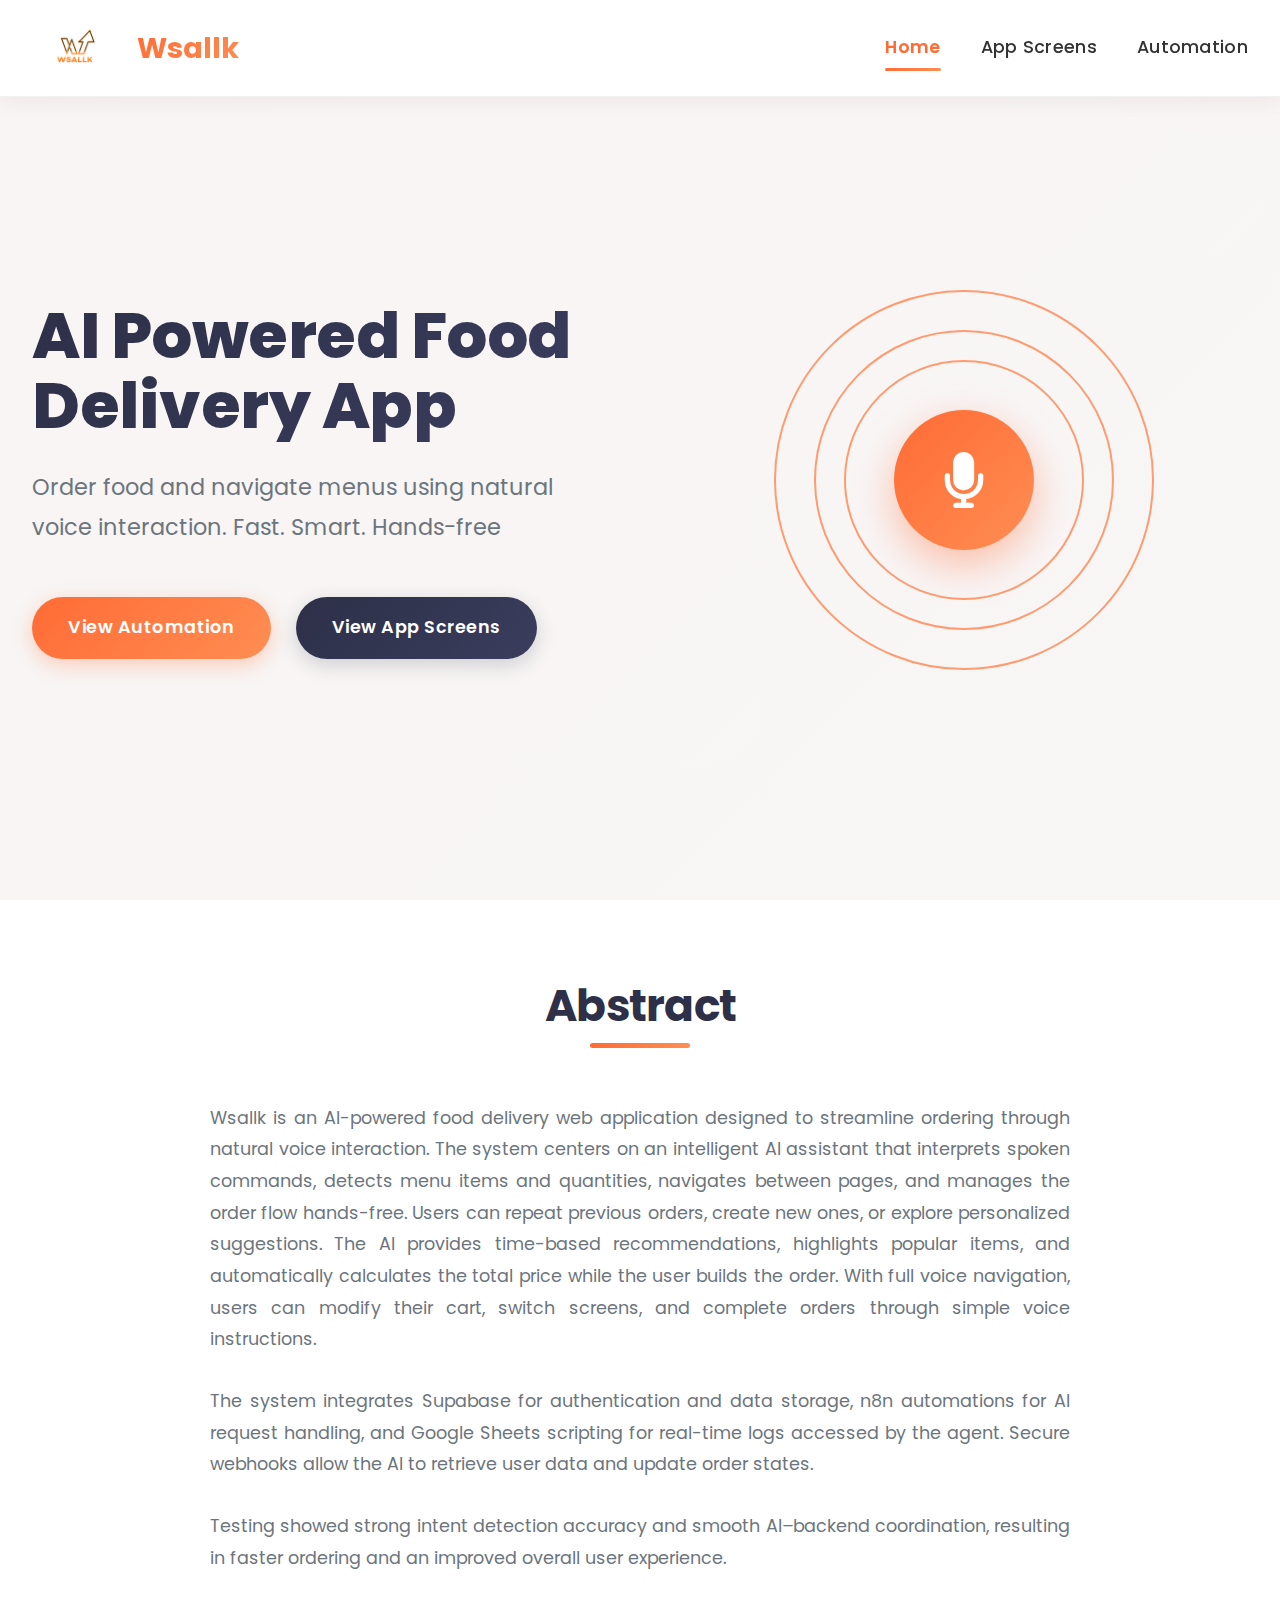
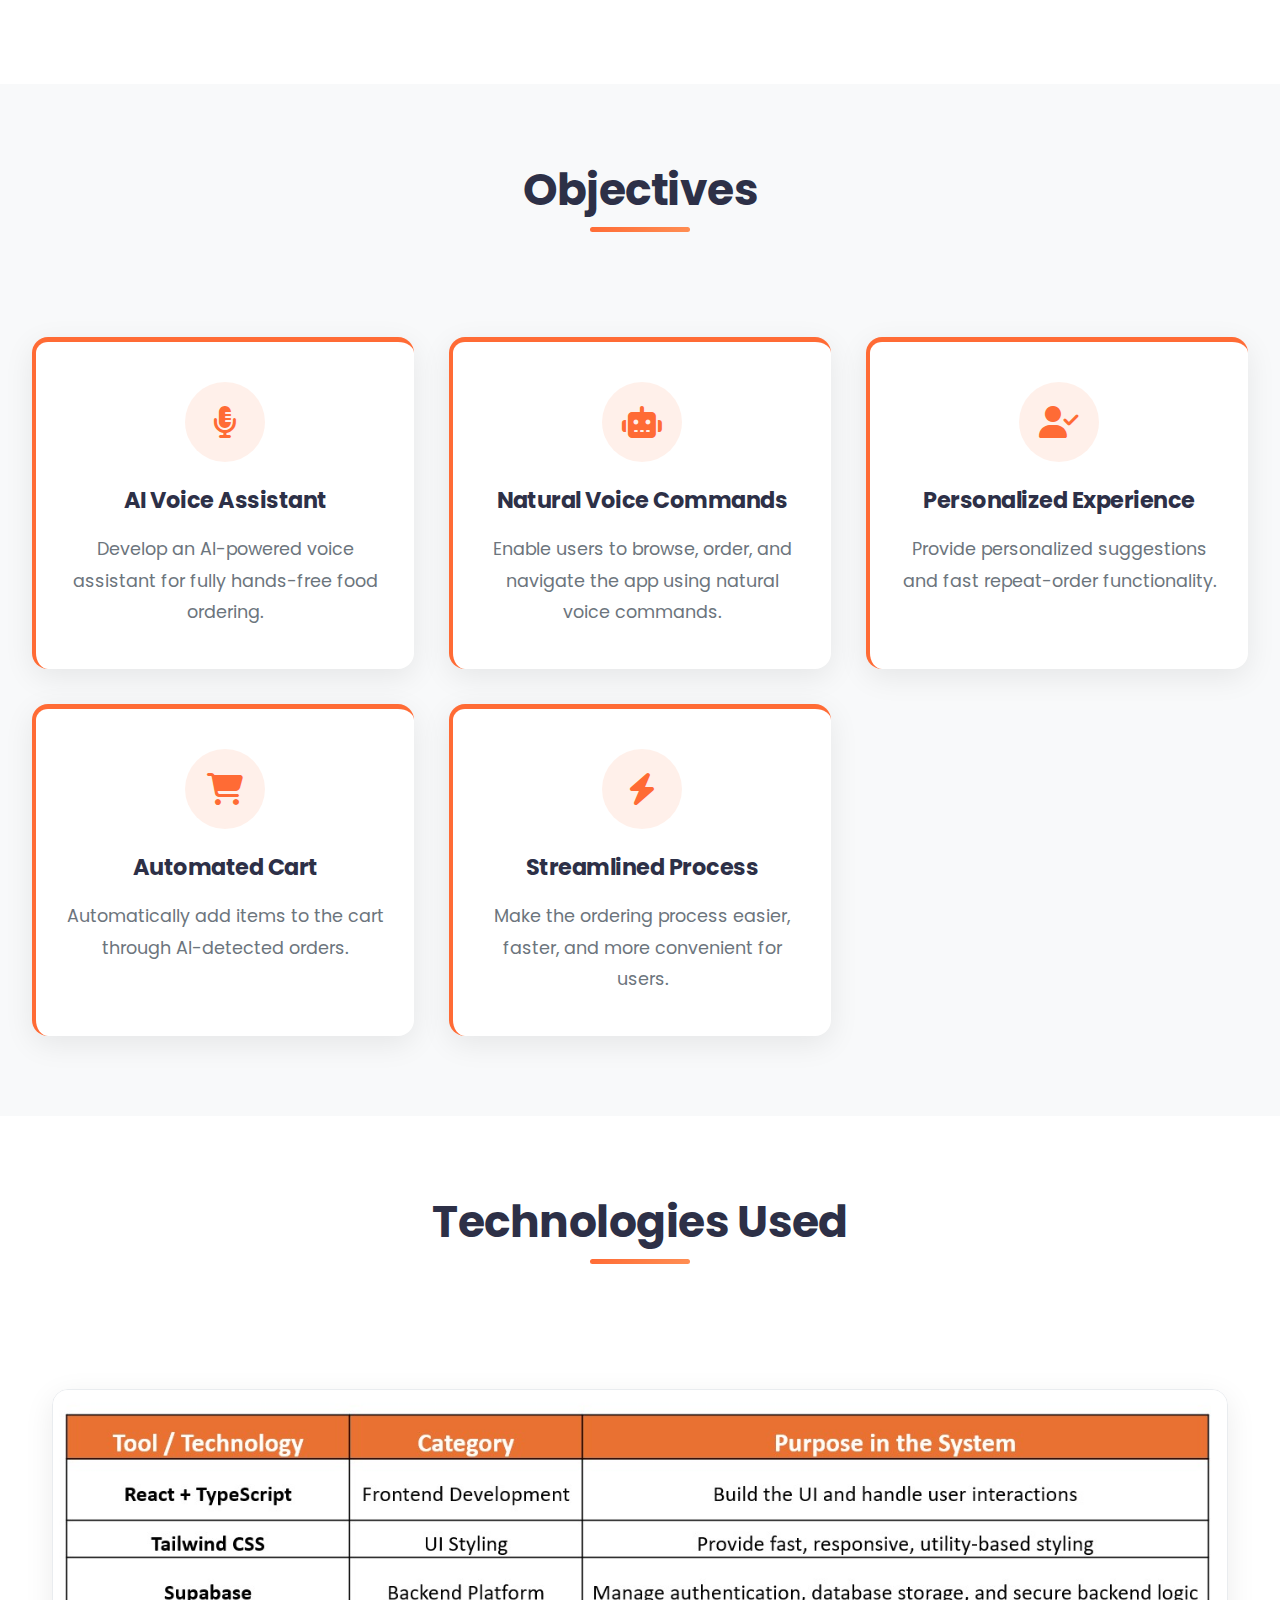
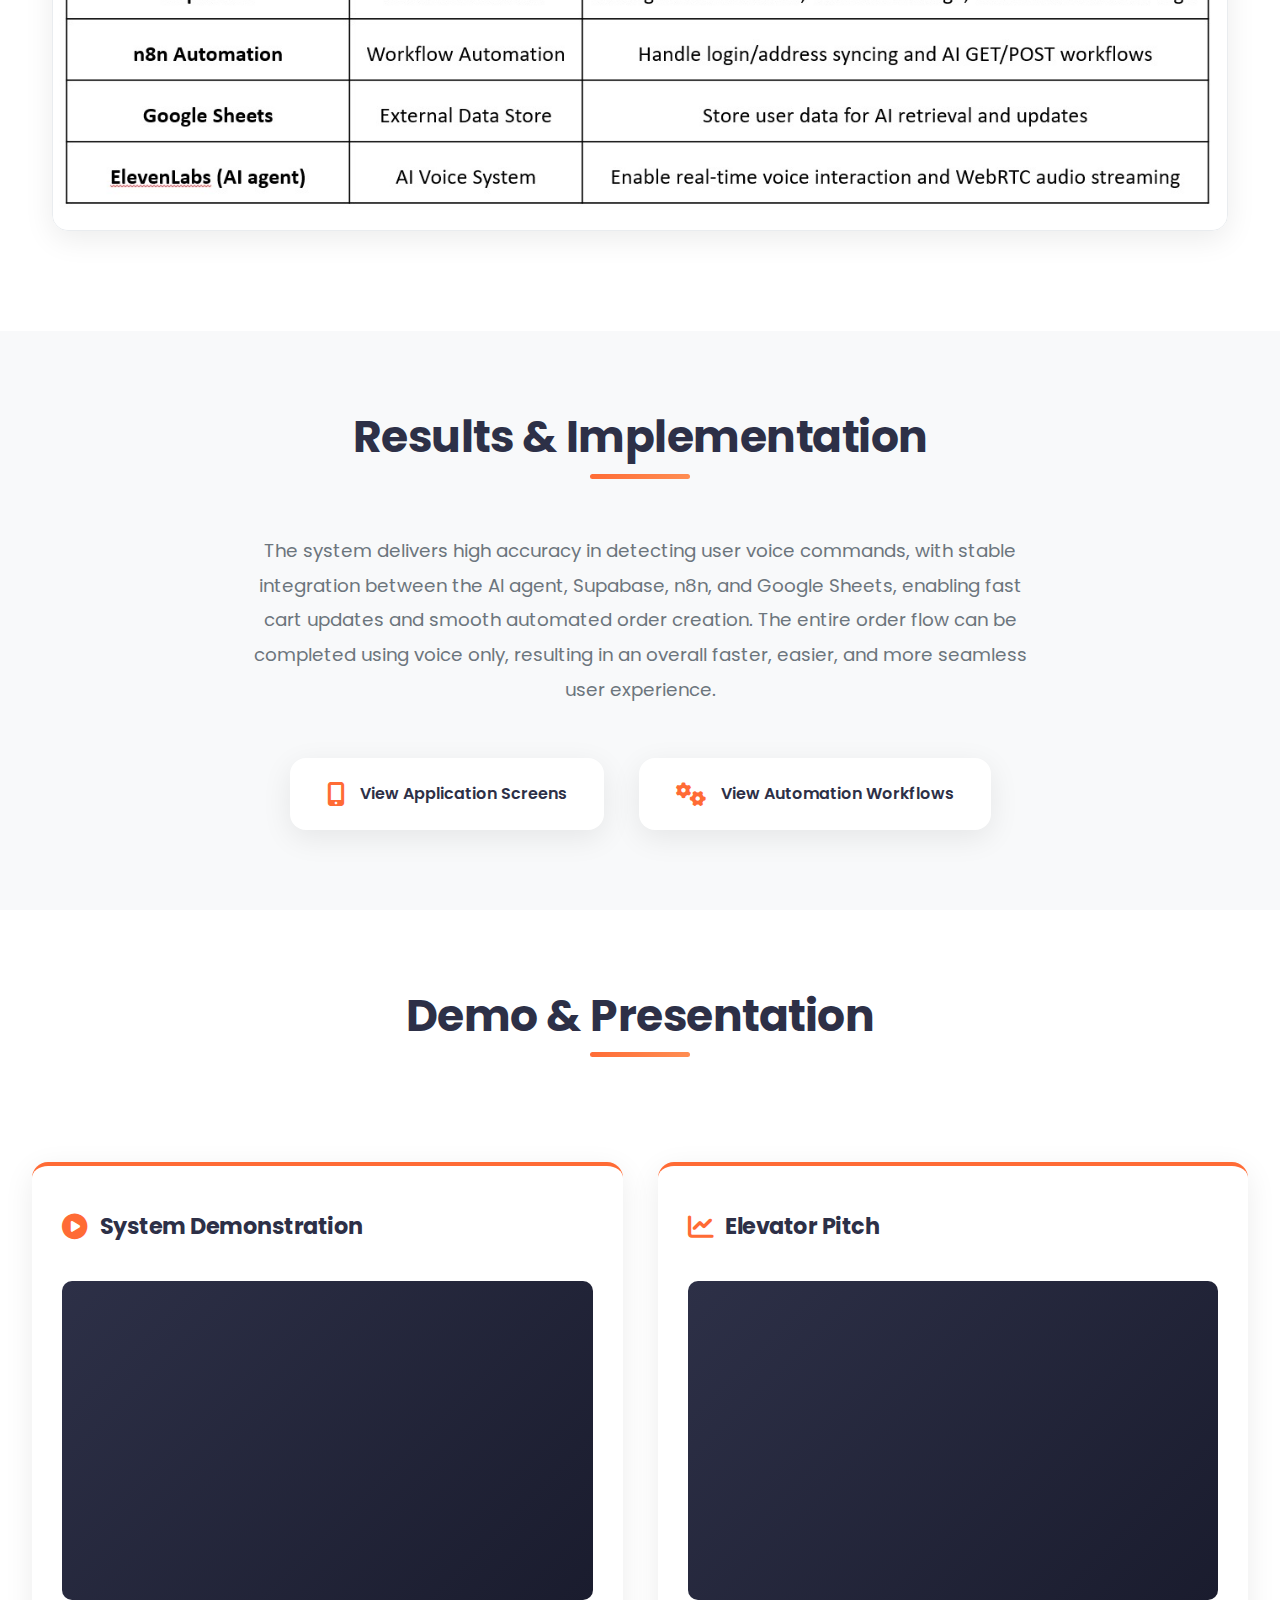
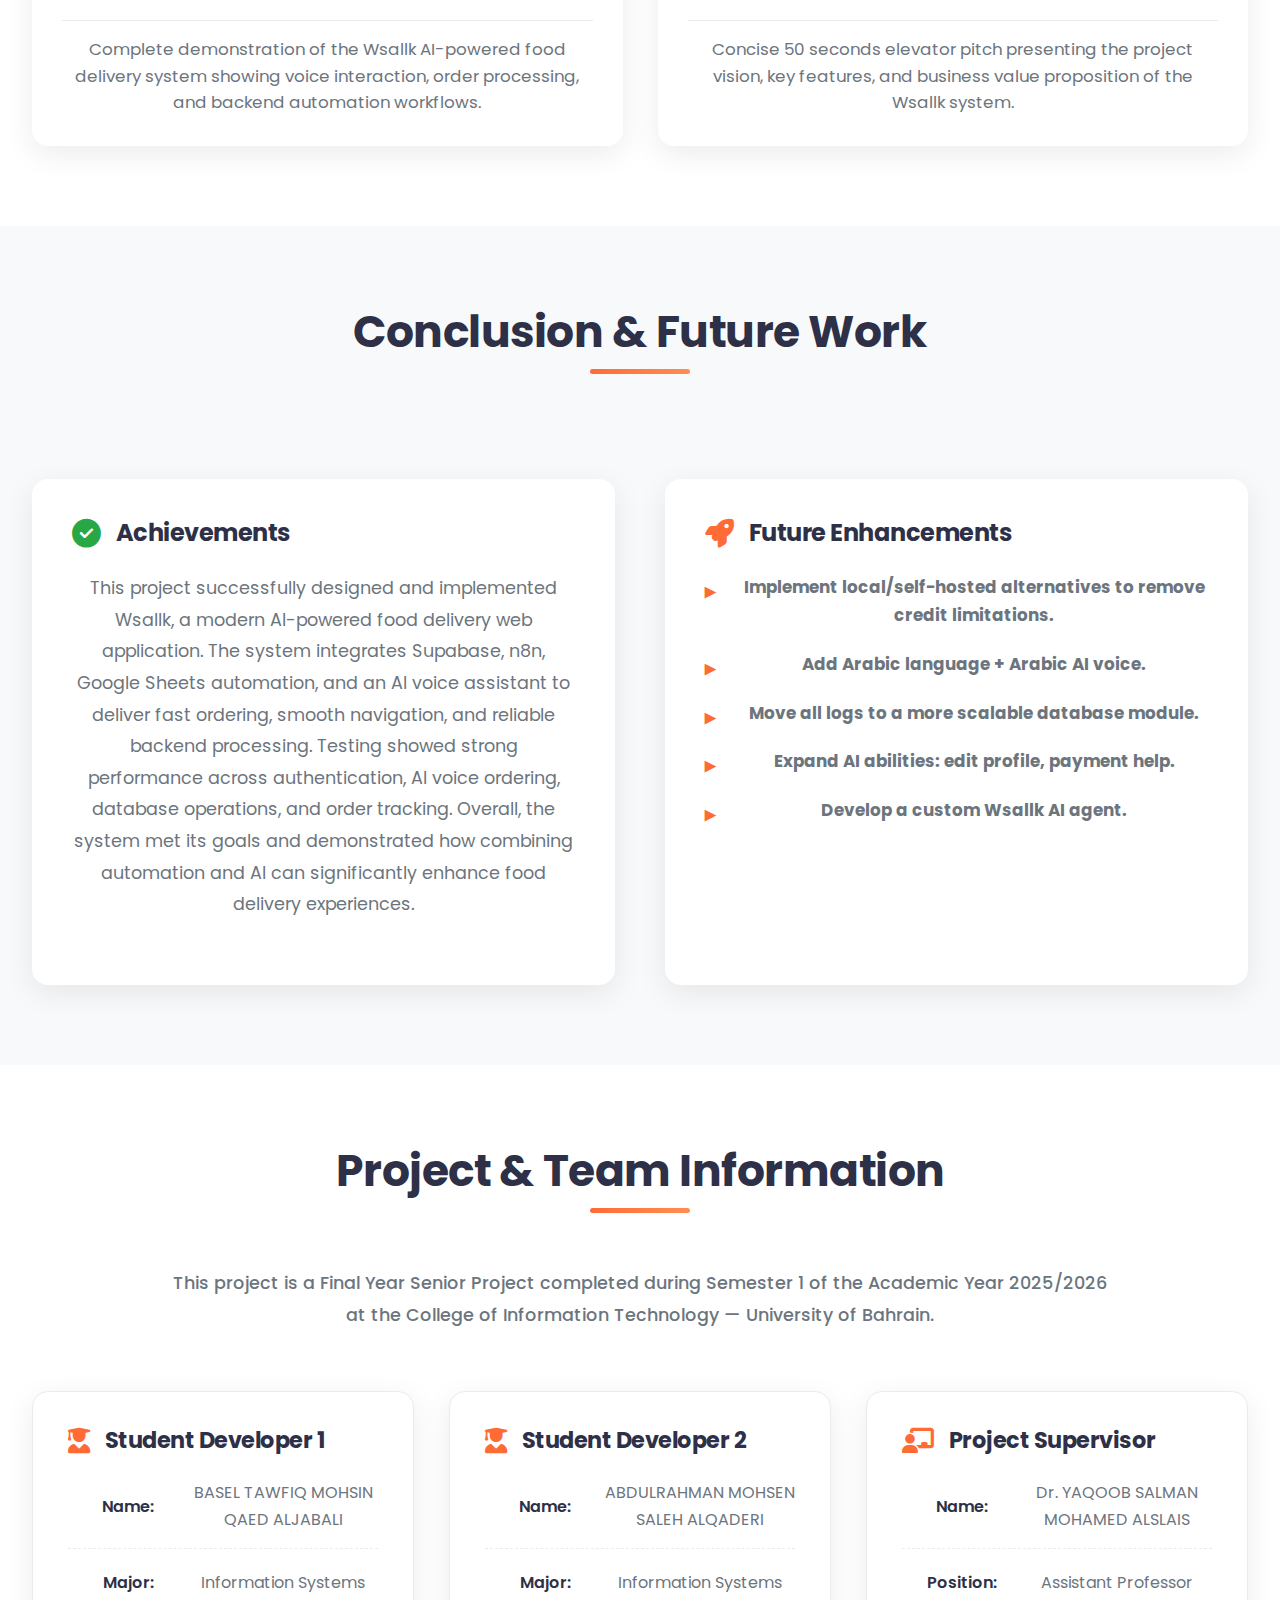
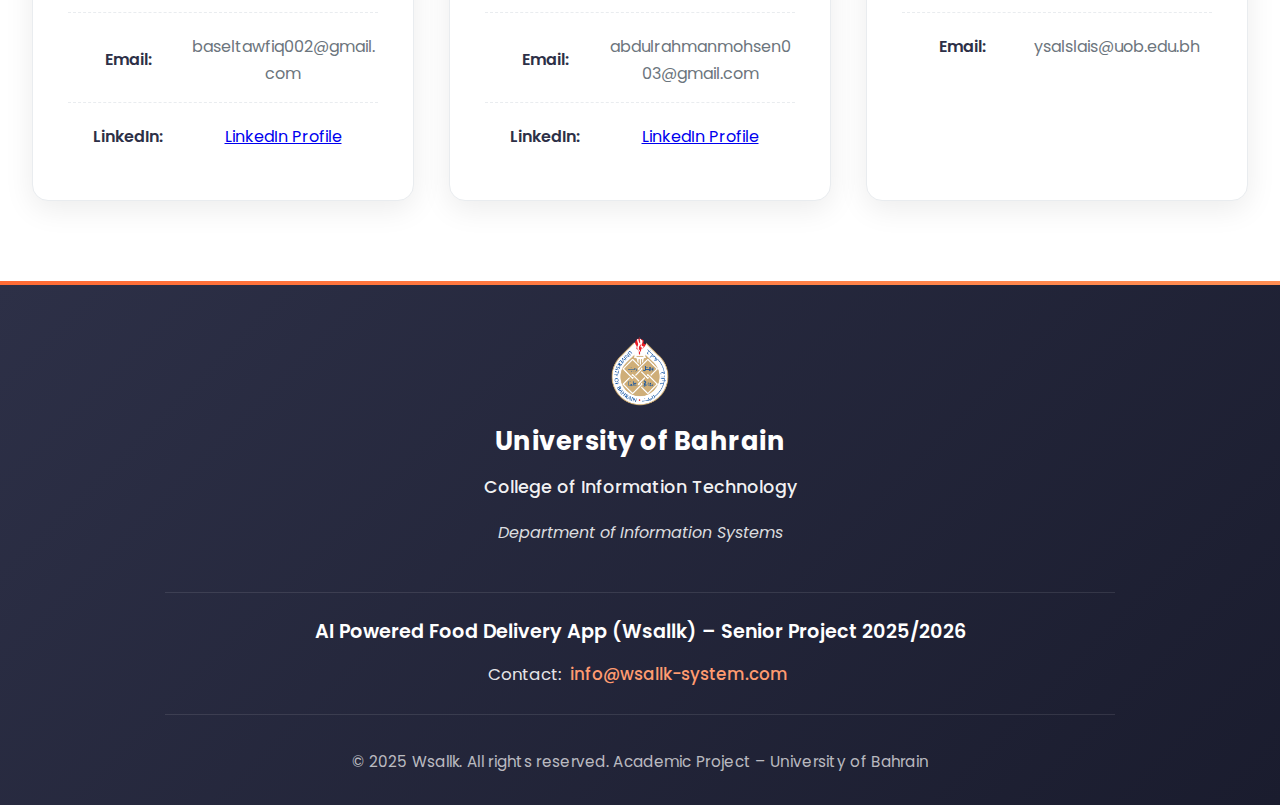
<file: index.html>
<!DOCTYPE html>
<html lang="en">
   
<head>
    <meta charset="UTF-8">
    <meta name="viewport" content="width=device-width, initial-scale=1.0">
    <title>Wsallk – AI Powered Food Delivery App</title>
    <link rel="stylesheet" href="style.css">
    <link rel="stylesheet" href="https://cdnjs.cloudflare.com/ajax/libs/font-awesome/6.4.0/css/all.min.css">
    <link href="https://fonts.googleapis.com/css2?family=Poppins:wght@300;400;500;600;700&display=swap" rel="stylesheet">
</head>

<body>
    

    <!-- Navigation -->
    <nav class="navbar">
        <div class="nav-container">
            <a href="index.html" class="logo">
                <img src="logo.png" alt="Wsallk Logo" class="logo-img">
                <span class="logo-text">Wsallk</span>
            </a>
            <div class="nav-links">
                <a href="index.html" class="nav-link active">Home</a>
                <a href="application.html" class="nav-link">App Screens</a>
                <a href="automation.html" class="nav-link">Automation</a>
               
            </div>
            <button class="mobile-menu-btn">
                <i class="fas fa-bars"></i>
            </button>
        </div>
    </nav>

    <!-- Hero Section -->
    <section class="hero">
        <div class="container">
            <div class="hero-content">
                <h1 class="hero-title">AI Powered Food Delivery App</h1>
                <p class="hero-subtitle">Order food and navigate menus using natural voice interaction. Fast. Smart. Hands-free</p>
                <div class="hero-buttons">
                    <a href="automation.html" class="btn btn-primary">View Automation</a>
                    <a href="application.html" class="btn btn-secondary">View App Screens</a>
                </div>
            </div>
            <div class="hero-image">
                <div class="voice-animation">
                    <div class="voice-circle voice-circle-1"></div>
                    <div class="voice-circle voice-circle-2"></div>
                    <div class="voice-circle voice-circle-3"></div>
                    <div class="voice-icon">
                        <i class="fas fa-microphone"></i>
                    </div>
                </div>
            </div>
        </div>
    </section>

    <!-- Abstract Section -->
    <section class="abstract-section">
        <div class="container">
            <h2 class="section-title">Abstract</h2>
            <div class="abstract-content">
                <p>Wsallk is an AI-powered food delivery web application designed to streamline ordering through natural voice interaction. The system centers on an intelligent AI assistant that interprets spoken commands, detects menu items and quantities, navigates between pages, and manages the order flow hands-free. Users can repeat previous orders, create new ones, or explore personalized suggestions. The AI provides time-based recommendations, highlights popular items, and automatically calculates the total price while the user builds the order. With full voice navigation, users can modify their cart, switch screens, and complete orders through simple voice instructions.</p>
                
                <p>The system integrates Supabase for authentication and data storage, n8n automations for AI request handling, and Google Sheets scripting for real-time logs accessed by the agent. Secure webhooks allow the AI to retrieve user data and update order states.</p>
                
                <p>
Testing showed strong intent detection accuracy and smooth AI–backend coordination, resulting in faster ordering and an improved overall user experience.
</p>
            </div>
        </div>
    </section>

  <!-- Objectives Section -->
<section class="objectives-section">
    <div class="container">
        <h2 class="section-title">Objectives</h2>
        <div class="objectives-grid">
            <div class="objective-card">
                <div class="objective-icon">
                    <i class="fas fa-microphone-alt"></i>
                </div>
                <h3>AI Voice Assistant</h3>
                <p>Develop an AI-powered voice assistant for fully hands-free food ordering.</p>
            </div>
            <div class="objective-card">
                <div class="objective-icon">
                    <i class="fas fa-robot"></i>
                </div>
                <h3>Natural Voice Commands</h3>
                <p>Enable users to browse, order, and navigate the app using natural voice commands.</p>
            </div>
            <div class="objective-card">
                <div class="objective-icon">
                    <i class="fas fa-user-check"></i>
                </div>
                <h3>Personalized Experience</h3>
                <p>Provide personalized suggestions and fast repeat-order functionality.</p>
            </div>
            <div class="objective-card">
                <div class="objective-icon">
                    <i class="fas fa-shopping-cart"></i>
                </div>
                <h3>Automated Cart</h3>
                <p>Automatically add items to the cart through AI-detected orders.</p>
            </div>
            <div class="objective-card">
                <div class="objective-icon">
                    <i class="fas fa-bolt"></i>
                </div>
                <h3>Streamlined Process</h3>
                <p>Make the ordering process easier, faster, and more convenient for users.</p>
            </div>
        </div>
    </div>
</section>

 
<!-- Technologies Section -->
<section class="technologies-section">
    <div class="container">
        <h2 class="section-title">Technologies Used</h2>
        
        <div class="tech-image-container">
            <img src="table.jpeg" 
                 alt="Technologies Used Table" 
                 class="centered-tech-image">
        </div>
    </div>
</section>

    <!-- Results Section (Short version - links to other pages) -->
    <section class="results-section">
        <div class="container">
            <h2 class="section-title">Results & Implementation</h2>
            <div class="results-summary">
                <p>The system delivers high accuracy in detecting user voice commands, with stable integration between the AI agent, Supabase, n8n, and Google Sheets, enabling fast cart updates and smooth automated order creation. The entire order flow can be completed using voice only, resulting in an overall faster, easier, and more seamless user experience.
</p>
                
                <div class="results-links">
                    <a href="application.html" class="result-link">
                        <i class="fas fa-mobile-alt"></i>
                        <span>View Application Screens</span>
                    </a>
                    <a href="automation.html" class="result-link">
                        <i class="fas fa-cogs"></i>
                        <span>View Automation Workflows</span>
                    </a>
                </div>
            </div>
        </div>
    </section>

       <!-- Demo Section - UPDATED WITH TWO VIDEOS SIDE BY SIDE -->
    <section id="demo" class="demo-section">
        <div class="container">
            <h2 class="section-title">Demo & Presentation</h2>
            <div class="demo-content">
                <!-- Video Container Row -->
                <div class="demo-videos-row">
                    <!-- Video 1: Demonstration -->
                    <div class="demo-video-card">
                        <h3><i class="fas fa-play-circle"></i> System Demonstration</h3>
                        <div class="video-wrapper">
                            <iframe 
                                src="https://drive.google.com/file/d/167aHQi7IZ_dO-Fw086g-AfaQ8fXB63kM/preview" 
                                width="100%" 
                                height="280" 
                                allow="autoplay"
                                allowfullscreen>
                            </iframe>
                        </div>
                        <p class="video-description">
                            Complete demonstration of the Wsallk AI-powered food delivery system showing voice interaction, 
                            order processing, and backend automation workflows.
                        </p>
                    </div>
                    
                    <!-- Video 2: Elevator Pitch -->
                    <div class="demo-video-card">
                        <h3><i class="fas fa-chart-line"></i> Elevator Pitch</h3>
                        <div class="video-wrapper">
                            <iframe 
                                src="https://drive.google.com/file/d/1Ltc10E0CQb-QhKsQz8cEnzVwzKOLnVLG/preview" 
                                width="100%" 
                                height="280" 
                                allow="autoplay"
                                allowfullscreen>
                            </iframe>
                        </div>
                        <p class="video-description">
                            Concise 50 seconds  elevator pitch presenting the project vision, key features, 
                            and business value proposition of the Wsallk system.
                        </p>
                    </div>
                </div>
            </div>
        </div>
    </section>

    <!-- Conclusion & Future Work -->
    <section class="conclusion-section">
        <div class="container">
            <h2 class="section-title">Conclusion & Future Work</h2>
            <div class="conclusion-content">
                <div class="conclusion-text">
                    <h3><i class="fas fa-check-circle"></i> Achievements</h3>
                    <p>This project successfully designed and implemented Wsallk, a modern AI-powered food delivery web application. The system integrates Supabase, n8n, Google Sheets automation, and an AI voice assistant to deliver fast ordering, smooth navigation, and reliable backend processing.
Testing showed strong performance across authentication, AI voice ordering, database operations, and order tracking. Overall, the system met its goals and demonstrated how combining automation and AI can significantly enhance food delivery experiences.
</p>
                </div>
                <div class="future-work">
                    <h3><i class="fas fa-rocket"></i> Future Enhancements</h3>
                    <ul>
                        <li><strong>Implement local/self-hosted alternatives to remove credit limitations.</strong></li>
                        <li><strong>Add Arabic language + Arabic AI voice.</strong> </li>
                        <li><strong>Move all logs to a more scalable database module.</strong> </li>
                        <li><strong>Expand AI abilities: edit profile, payment help.</strong> </li>
                        <li><strong>Develop a custom Wsallk AI agent.</strong> </li>
                    </ul>
                </div>
            </div>
        </div>
    </section>

   <!-- Team & Academic Information -->
<section id="team" class="team-section">
    <div class="container">
        <h2 class="section-title">Project & Team Information</h2>
        
        <div class="project-context-text">
            <p>This project is a Final Year Senior Project completed during Semester 1 of the Academic Year 2025/2026 <br> at the College of Information Technology — University of Bahrain.</p>
        </div>
        
        <div class="academic-info">
            <!-- Student 1 -->
            <div class="student-info">
                <h3><i class="fas fa-user-graduate"></i> Student Developer 1</h3>
                <div class="info-table">
                    <div class="info-row">
                        <span class="info-label">Name:</span>
                        <span class="info-value">BASEL TAWFIQ MOHSIN QAED ALJABALI</span>
                    </div>
                    <div class="info-row">
                        <span class="info-label">Major:</span>
                        <span class="info-value">Information Systems</span>
                    </div>
                    <div class="info-row">
                        <span class="info-label">Email:</span>
                        <span class="info-value">baseltawfiq002@gmail.com</span>
                    </div>
                    <div class="info-row">
    <span class="info-label">LinkedIn:</span>
    <span class="info-value">
        <a href="https://www.linkedin.com/in/basel-tawfiq-396257357/" target="_blank">
            LinkedIn Profile
        </a>
    </span>
</div>

                   
                </div>
            </div>
            
            <!-- Student 2 -->
            <div class="student-info">
                <h3><i class="fas fa-user-graduate"></i> Student Developer 2</h3>
                <div class="info-table">
                    <div class="info-row">
                        <span class="info-label">Name:</span>
                        <span class="info-value">ABDULRAHMAN MOHSEN SALEH ALQADERI</span>
                    </div>
                    <div class="info-row">
                        <span class="info-label">Major:</span>
                        <span class="info-value">Information Systems</span>
                    </div>
                    <div class="info-row">
                        <span class="info-label">Email:</span>
                        <span class="info-value">abdulrahmanmohsen003@gmail.com</span>
                    </div>
                    <div class="info-row">
    <span class="info-label">LinkedIn:</span>
    <span class="info-value">
        <a href="https://www.linkedin.com/in/abdulrahman-mohsen-798921356/" target="_blank">
            LinkedIn Profile
        </a>
    </span>
</div>

                   
                </div>
            </div>
            
            <!-- Supervisor -->
            <div class="supervisor-info">
                <h3><i class="fas fa-chalkboard-teacher"></i> Project Supervisor</h3>
                <div class="info-table">
                    <div class="info-row">
                        <span class="info-label">Name:</span>
                        <span class="info-value">Dr. YAQOOB SALMAN MOHAMED ALSLAIS</span>
                    </div>
                    <div class="info-row">
                        <span class="info-label">Position:</span>
                        <span class="info-value">Assistant Professor</span>
                    </div>
                    <div class="info-row">
                        <span class="info-label">Email:</span>
                        <span class="info-value">ysalslais@uob.edu.bh</span>
                    </div>
                </div>
            </div>
        </div>
    </div>
</section>

  <!-- Footer - Compact Version -->
<footer class="footer-compact">
    <div class="container">
        <!-- University Information -->
        <div class="university-info-compact">
            <img src="Picture1.png" alt="University of Bahrain Logo" class="uni-logo-compact">
            <h3 class="uni-name-compact">University of Bahrain</h3>
            <p class="uni-college-compact">College of Information Technology</p>
            <p class="uni-dept-compact">Department of Information Systems</p>
        </div>
        
        <!-- Project Info -->
        <div class="project-info-compact">
            <p class="project-tagline-compact">AI Powered Food Delivery App (Wsallk) – Senior Project 2025/2026</p>
            <p class="project-contact-compact">Contact: <a href="mailto:info@wsallk-system.com">info@wsallk-system.com</a></p>
        </div>
        
        <!-- Copyright -->
        <p class="copyright-compact">© 2025 Wsallk. All rights reserved. Academic Project – University of Bahrain</p>
    </div>
</footer>
<script src="script.js"></script>
</body>
</html>
</file>
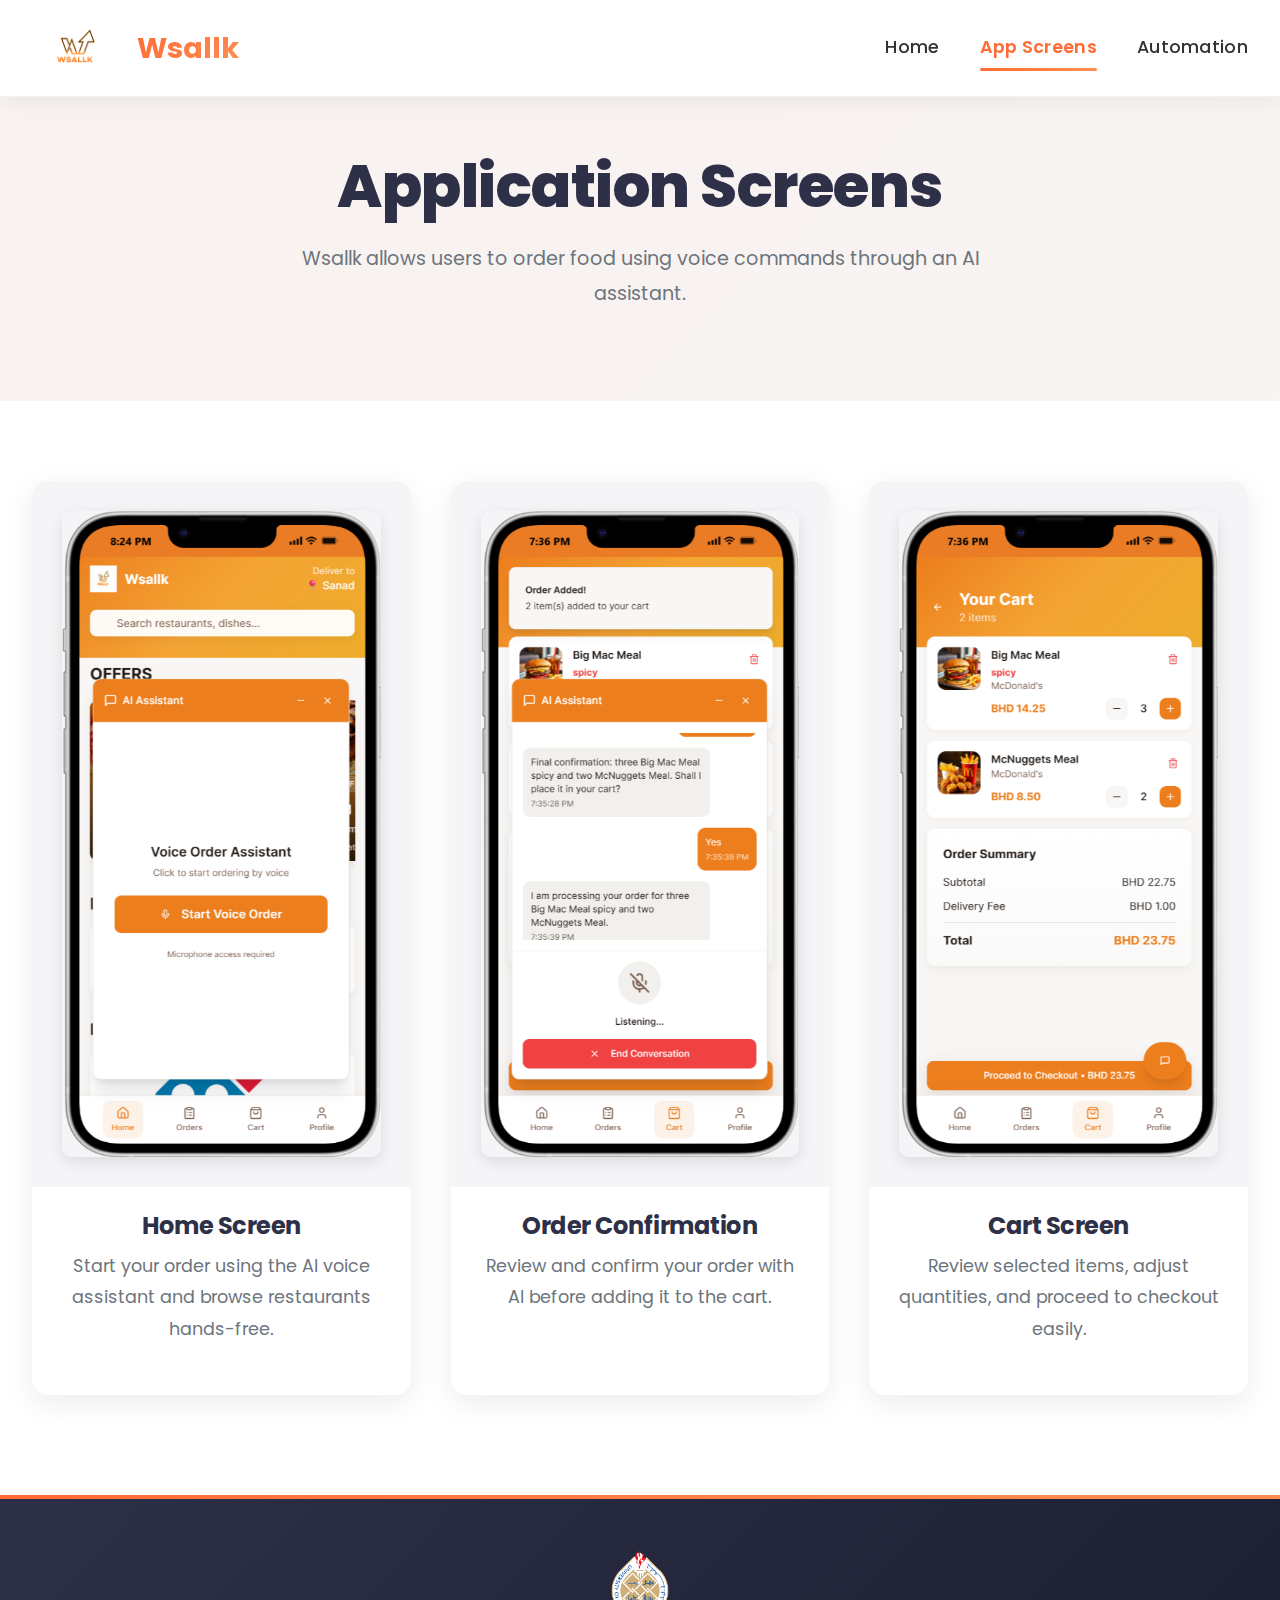
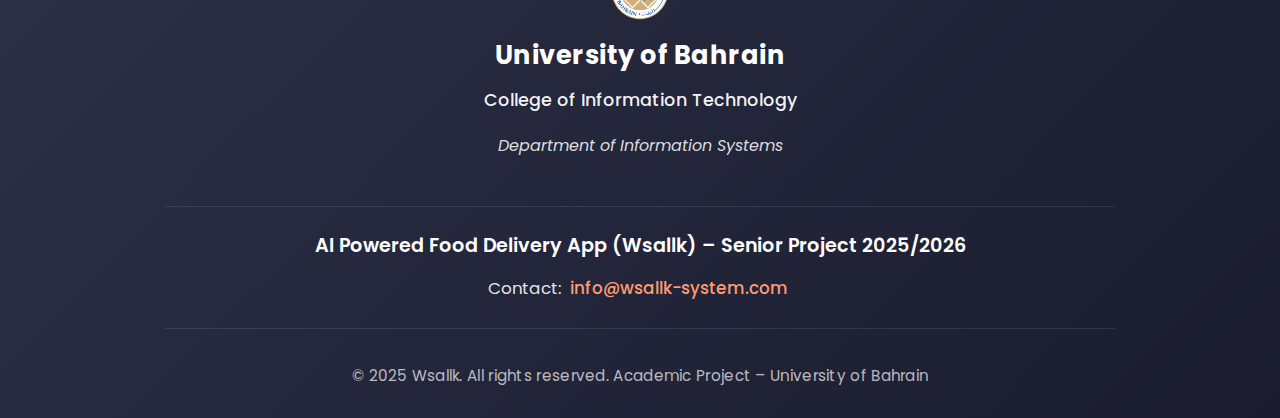
<file: application.html>
<!DOCTYPE html>
<html lang="en">
<head>
    <meta charset="UTF-8">
    <meta name="viewport" content="width=device-width, initial-scale=1.0">
    <title> Application Screens </title>
    <link rel="stylesheet" href="style.css">
    <link rel="stylesheet" href="https://cdnjs.cloudflare.com/ajax/libs/font-awesome/6.4.0/css/all.min.css">
    <link href="https://fonts.googleapis.com/css2?family=Poppins:wght@300;400;500;600;700&display=swap" rel="stylesheet">
</head>
<body>
    <!-- Navigation -->
    <nav class="navbar">
        <div class="nav-container">
            <a href="index.html" class="logo">
                <img src="logo.png" alt="Wsallk Logo" class="logo-img">
                   <span class="logo-text">Wsallk</span>
            </a>
            <div class="nav-links">
                <a href="index.html" class="nav-link">Home</a>
                <a href="application.html" class="nav-link active">App Screens</a>
                <a href="automation.html" class="nav-link">Automation</a>
            </div>
            <button class="mobile-menu-btn">
                <i class="fas fa-bars"></i>
            </button>
        </div>
    </nav>

    <!-- App Screens Header -->
    <section class="page-header">
        <div class="container">
            <h1 class="page-title"> Application Screens </h1>
            <p class="page-description"> Wsallk allows users to order food using voice commands through an AI assistant.</p>
        </div>
    </section>

    <!-- App Screens Section -->
    <section class="app-screens-section">
        <div class="container">
            <div class="app-screens-container">
                <!-- App Screen 1: Home Screen -->
                <div class="app-screen-card">
                    <div class="app-screen-image">
                        <img src="app-1.png" alt="Wsallk Home Screen" class="app-img">
                    </div>
                    <div class="app-screen-caption">
                        <h3>Home Screen</h3>
                        <p>Start your order using the AI voice assistant and browse restaurants hands-free.</p>
                    </div>
                </div>
                
                <!-- App Screen 2: Order Confirmation -->
                <div class="app-screen-card">
                    <div class="app-screen-image">
                        <img src="app-2.png" alt="Order Confirmation Screen" class="app-img">
                    </div>
                    <div class="app-screen-caption">
                        <h3>Order Confirmation</h3>
                        <p>Review and confirm your order with AI before adding it to the cart.</p>
                    </div>
                </div>
                
                <!-- App Screen 3: Cart Screen -->
                <div class="app-screen-card">
                    <div class="app-screen-image">
                        <img src="app-3.png" alt="Cart Screen" class="app-img">
                    </div>
                    <div class="app-screen-caption">
                        <h3>Cart Screen</h3>
                        <p>Review selected items, adjust quantities, and proceed to checkout easily.</p>
                    </div>
                </div>
            </div>
        </div>
    </section>

     <!-- Footer - Compact Version -->
<footer class="footer-compact">
    <div class="container">
        <!-- University Information -->
        <div class="university-info-compact">
            <img src="Picture1.png" alt="University of Bahrain Logo" class="uni-logo-compact">
            <h3 class="uni-name-compact">University of Bahrain</h3>
            <p class="uni-college-compact">College of Information Technology</p>
            <p class="uni-dept-compact">Department of Information Systems</p>
        </div>
        
        <!-- Project Info -->
        <div class="project-info-compact">
            <p class="project-tagline-compact">AI Powered Food Delivery App (Wsallk) – Senior Project 2025/2026</p>
            <p class="project-contact-compact">Contact: <a href="mailto:info@wsallk-system.com">info@wsallk-system.com</a></p>
        </div>
        
        <!-- Copyright -->
        <p class="copyright-compact">© 2025 Wsallk. All rights reserved. Academic Project – University of Bahrain</p>
    </div>
</footer>
 <script src="script.js"></script>

   
</body>
</html>
</file>
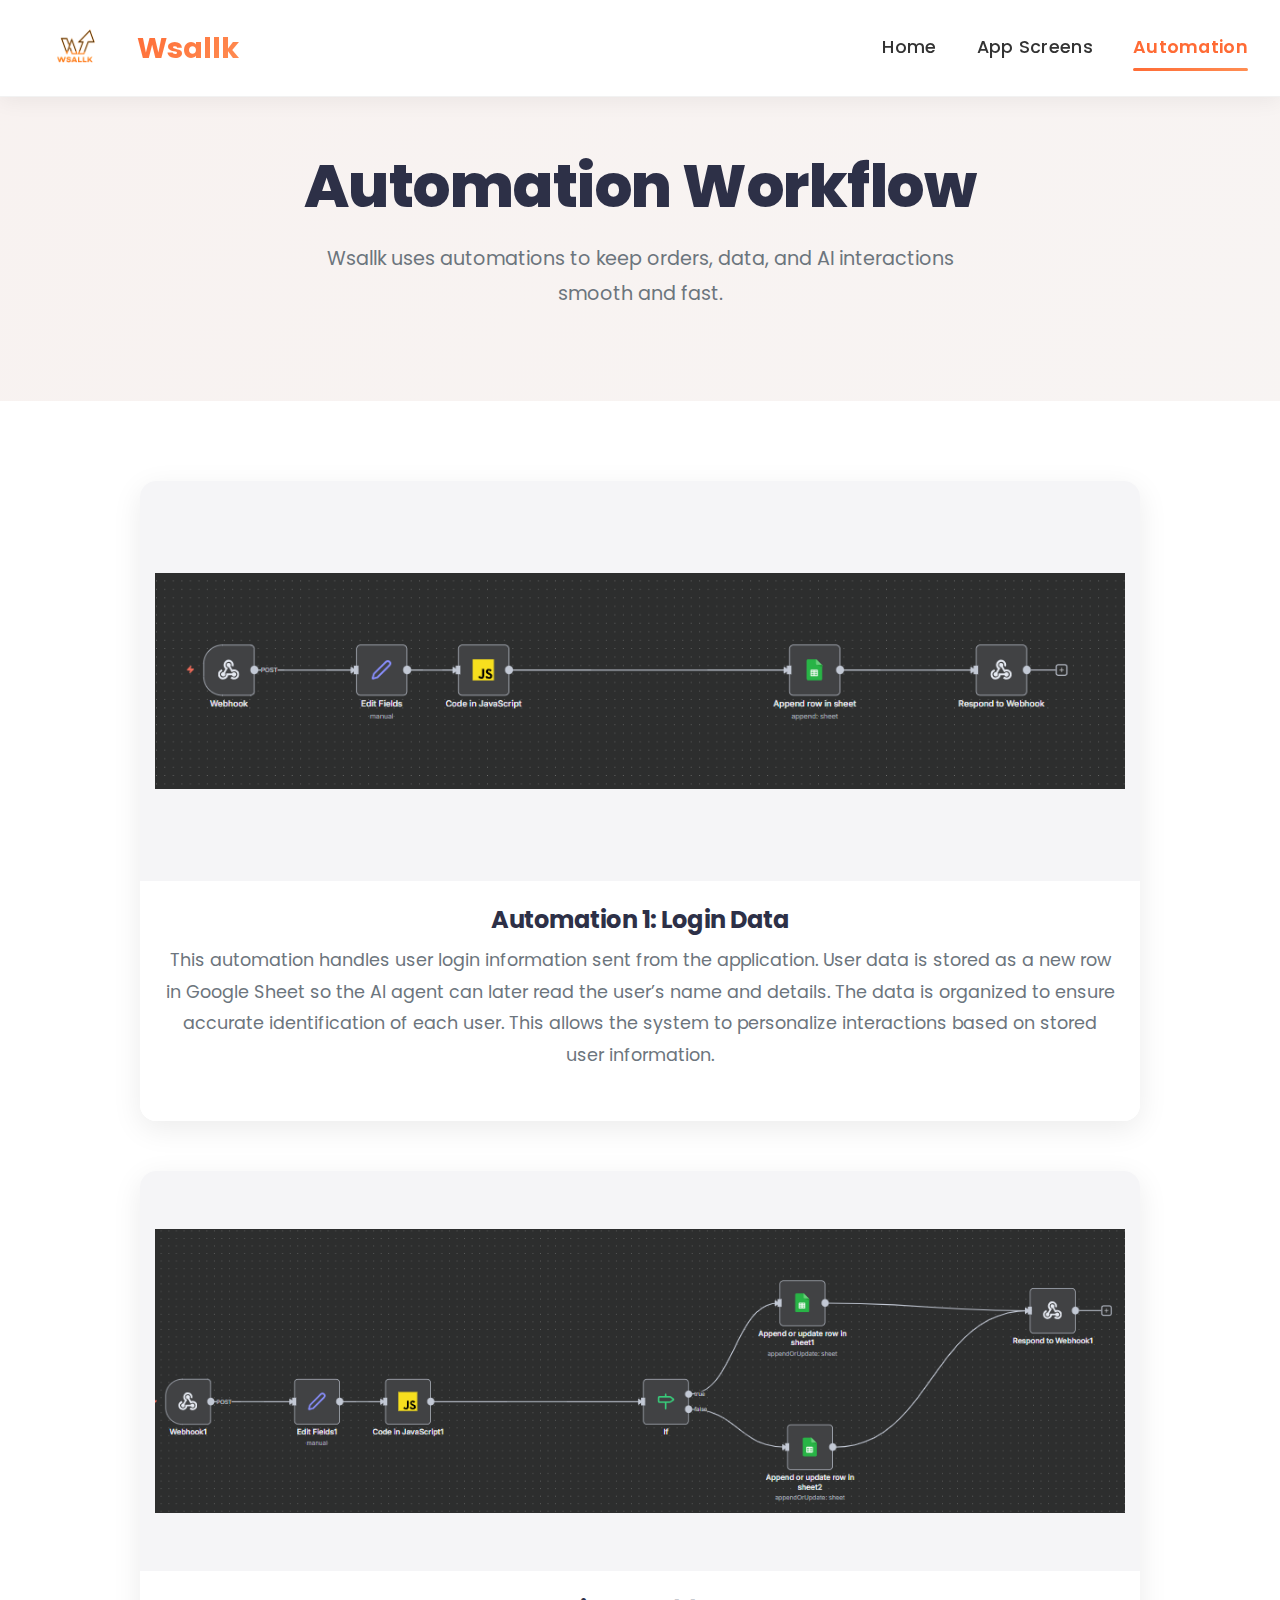
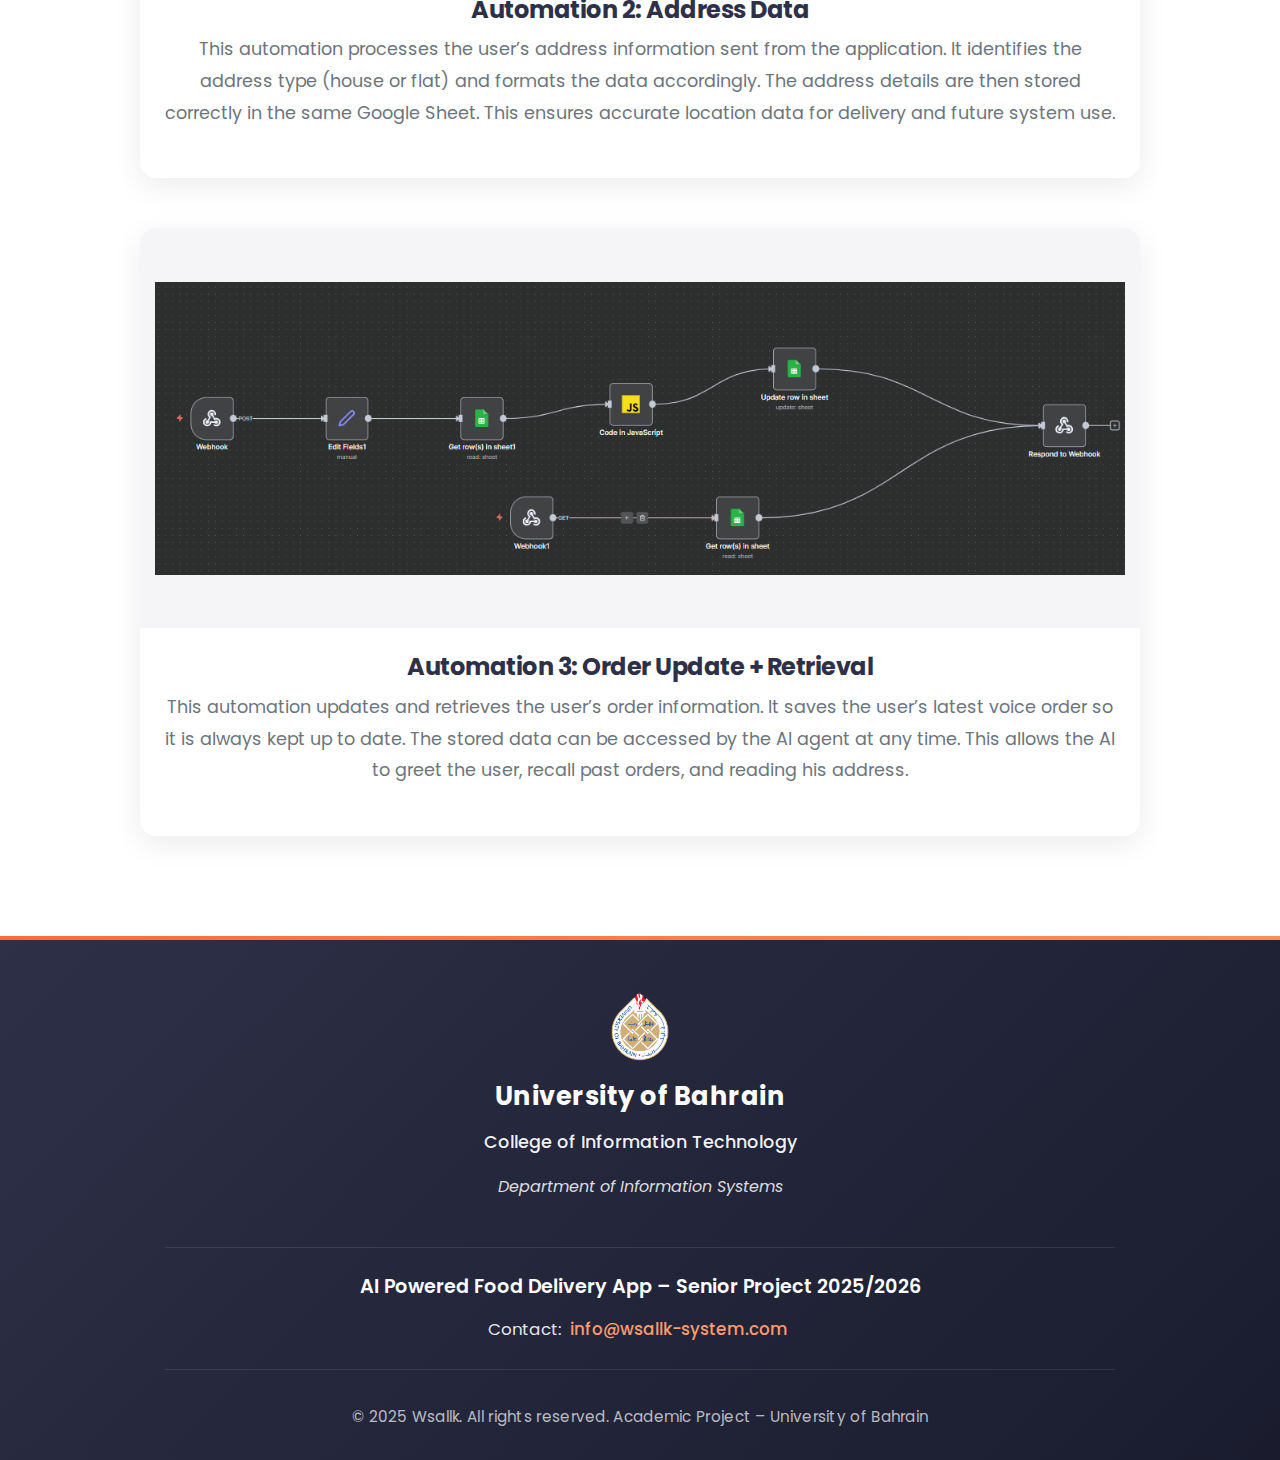
<file: automation.html>
<html lang="en">
<head>
    <meta charset="UTF-8">
    <meta name="viewport" content="width=device-width, initial-scale=1.0">
    <title>Automation Workflow</title>
    <link rel="stylesheet" href="style.css">
    <link rel="stylesheet" href="https://cdnjs.cloudflare.com/ajax/libs/font-awesome/6.4.0/css/all.min.css">
    <link href="https://fonts.googleapis.com/css2?family=Poppins:wght@300;400;500;600;700&display=swap" rel="stylesheet">
</head>
<body>
    <!-- Navigation -->
    <nav class="navbar">
        <div class="nav-container">
            <a href="index.html" class="logo">
               <img src="logo.png" alt="Wsallk Logo" class="logo-img">
                   <span class="logo-text">Wsallk</span>
            </a>
            <div class="nav-links">
                <a href="index.html" class="nav-link">Home</a>
                <a href="application.html" class="nav-link">App Screens</a>
                <a href="automation.html" class="nav-link active">Automation</a>
            </div>
           <button class="mobile-menu-btn">
                <i class="fas fa-bars"></i>
            </button>
        </div>
    </nav>

    <!-- Automation Header -->
    <section class="page-header">
        <div class="container">
            <h1 class="page-title">Automation Workflow</h1>
            <p class="page-description">Wsallk uses automations to keep orders, data, and AI interactions smooth and fast.</p>
        </div>
    </section>

   
    <section class="automation-section">
        <div class="container">
            <div class="workflow-container">
                
                <div class="workflow-card">
                    <div class="workflow-image">
                        <img src="workflow-1.png" alt="Webhook Workflow" class="workflow-img">
                    </div>
                    <div class="workflow-caption">
                        <h3>Automation 1:  Login Data</h3>
                        <p>This automation handles user login information sent from the application.
                        User data is stored as a new row in Google Sheet so the AI agent can later read the user’s name and details.
                        The data is organized to ensure accurate identification of each user.
                         This allows the system to personalize interactions based on stored user information.</p>
                    </div>
                </div>
                
               
                <div class="workflow-card">
                    <div class="workflow-image">
                        <img src="workflow-2.png" alt="Multi-Step Automation Workflow" class="workflow-img">
                    </div>
                    <div class="workflow-caption">
                        <h3>Automation 2:  Address Data</h3>
                        <p>This automation processes the user’s address information sent from the application.
                         It identifies the address type (house or flat) and formats the data accordingly.
                         The address details are then stored correctly in the same Google Sheet.
                         This ensures accurate location data for delivery and future system use.</p>
                    </div>
                </div>
                
               
                <div class="workflow-card">
                    <div class="workflow-image">
                        <img src="workflow-3.png" alt="Data Integration Workflow" class="workflow-img">
                    </div>
                    <div class="workflow-caption">
                        <h3>Automation 3:  Order Update + Retrieval </h3>
                        <p>This automation updates and retrieves the user’s order information.
                         It saves the user’s latest voice order so it is always kept up to date.
                         The stored data can be accessed by the AI agent at any time.
                         This allows the AI to greet the user, recall past orders, and reading his address.</p>
                    </div>
                </div>
            </div>
        </div>
    </section>

     <!-- Footer - Compact Version -->
<footer class="footer-compact">
    <div class="container">
        <!-- University Information -->
        <div class="university-info-compact">
            <img src="Picture1.png" alt="University of Bahrain Logo" class="uni-logo-compact">
            <h3 class="uni-name-compact">University of Bahrain</h3>
            <p class="uni-college-compact">College of Information Technology</p>
            <p class="uni-dept-compact">Department of Information Systems</p>
        </div>
        
        <!-- Project Info -->
        <div class="project-info-compact">
            <p class="project-tagline-compact">AI Powered Food Delivery App – Senior Project 2025/2026</p>
            <p class="project-contact-compact">Contact: <a href="mailto:info@wsallk-system.com">info@wsallk-system.com</a></p>
        </div>
        
        <!-- Copyright -->
        <p class="copyright-compact">© 2025 Wsallk. All rights reserved. Academic Project – University of Bahrain</p>
    </div>
</footer>
 <script src="script.js"></script>

   
</body>
</html>
</file>
<file: style.css>
/* style.css - UPDATED FOR IMAGES */
:root {
    --primary-color: #FF6B35;
    --primary-light: #FF9B70;
    --primary-dark: #E55A2B;
    --secondary-color: #2D3047;
    --accent-color: #00A8E8;
    --light-gray: #F8F9FA;
    --medium-gray: #E9ECEF;
    --dark-gray: #6C757D;
    --text-color: #333333;
    --white: #FFFFFF;
    --shadow: 0 5px 15px rgba(0, 0, 0, 0.08);
    --shadow-hover: 0 10px 25px rgba(0, 0, 0, 0.12);
    --border-radius: 12px;
    --transition: all 0.3s ease;
}

* {
    margin: 0;
    padding: 0;
    box-sizing: border-box;
}

body {
    font-family: 'Poppins', sans-serif;
    line-height: 1.6;
    color: var(--text-color);
    background-color: var(--white);
    overflow-x: hidden;
}

.container {
    width: 100%;
    max-width: 1200px;
    margin: 0 auto;
    padding: 0 20px;
}

/* Typography */
h1, h2, h3, h4 {
    font-weight: 700;
    line-height: 1.2;
    margin-bottom: 1rem;
}

h1 {
    font-size: 3.5rem;
}

h2 {
    font-size: 2.5rem;
}

h3 {
    font-size: 1.8rem;
}

p {
    margin-bottom: 1.5rem;
}

/* Buttons */
.btn {
    display: inline-block;
    padding: 14px 32px;
    border-radius: 50px;
    font-weight: 600;
    font-size: 1.1rem;
    text-decoration: none;
    transition: var(--transition);
    cursor: pointer;
    border: none;
    text-align: center;
}

.btn-primary {
    background-color: var(--primary-color);
    color: var(--white);
}

.btn-primary:hover {
    background-color: var(--primary-dark);
    transform: translateY(-3px);
    box-shadow: var(--shadow-hover);
}

.btn-secondary {
    background-color: var(--secondary-color);
    color: var(--white);
}

.btn-secondary:hover {
    background-color: #1a1c2e;
    transform: translateY(-3px);
    box-shadow: var(--shadow-hover);
}

/* Navigation */
.navbar {
    position: fixed;
    top: 0;
    left: 0;
    width: 100%;
    background-color: var(--white);
    box-shadow: 0 2px 10px rgba(0, 0, 0, 0.05);
    z-index: 1000;
    padding: 15px 0;
}

.nav-container {
    display: flex;
    justify-content: space-between;
    align-items: center;
    max-width: 1200px;
    margin: 0 auto;
    padding: 0 20px;
}

.logo {
    display: flex;
    align-items: center;
    text-decoration: none;
}

.logo-icon {
    width: 40px;
    height: 40px;
    background: linear-gradient(135deg, var(--primary-color), var(--primary-light));
    color: var(--white);
    border-radius: 10px;
    display: flex;
    align-items: center;
    justify-content: center;
    font-size: 1.5rem;
    font-weight: 700;
    margin-right: 10px;
}

.logo-text {
    font-size: 1.8rem;
    font-weight: 700;
    color: black;
}

.nav-links {
    display: flex;
    gap: 30px;
}

.nav-link {
    text-decoration: none;
    color: var(--text-color);
    font-weight: 500;
    font-size: 1.1rem;
    position: relative;
    padding: 5px 0;
    transition: var(--transition);
}

.nav-link:hover {
    color: var(--primary-color);
}

.nav-link.active {
    color: var(--primary-color);
}

.nav-link.active::after {
    content: '';
    position: absolute;
    bottom: 0;
    left: 0;
    width: 100%;
    height: 3px;
    background-color: var(--primary-color);
    border-radius: 3px;
}

.mobile-menu-btn {
    display: none;
    background: none;
    border: none;
    font-size: 1.5rem;
    color: var(--secondary-color);
    cursor: pointer;
}

/* Hero Section */
.hero {
    padding: 180px 0 100px;
    background: linear-gradient(135deg, rgba(255, 107, 53, 0.05) 0%, rgba(255, 155, 112, 0.05) 100%);
    min-height: 100vh;
    display: flex;
    align-items: center;
}

.hero .container {
    display: flex;
    align-items: center;
    justify-content: space-between;
    gap: 50px;
}

.hero-content {
    flex: 1;
}

.hero-title {
    font-size: 3.5rem;
    color: var(--secondary-color);
    margin-bottom: 20px;
    line-height: 1.1;
}

.hero-subtitle {
    font-size: 1.3rem;
    color: var(--dark-gray);
    margin-bottom: 40px;
    max-width: 500px;
}

.hero-buttons {
    display: flex;
    gap: 20px;
    flex-wrap: wrap;
}

.hero-image {
    flex: 1;
    display: flex;
    justify-content: center;
    align-items: center;
}

.voice-animation {
    position: relative;
    width: 300px;
    height: 300px;
    display: flex;
    justify-content: center;
    align-items: center;
}

.voice-icon {
    width: 120px;
    height: 120px;
    background: linear-gradient(135deg, var(--primary-color), var(--primary-light));
    border-radius: 50%;
    display: flex;
    justify-content: center;
    align-items: center;
    font-size: 3rem;
    color: var(--white);
    z-index: 10;
    box-shadow: 0 10px 30px rgba(255, 107, 53, 0.3);
}

.voice-circle {
    position: absolute;
    border-radius: 50%;
    border: 2px solid var(--primary-light);
    animation: pulse 3s infinite;
}

.voice-circle-1 {
    width: 200px;
    height: 200px;
    animation-delay: 0s;
}

.voice-circle-2 {
    width: 250px;
    height: 250px;
    animation-delay: 1s;
}

.voice-circle-3 {
    width: 300px;
    height: 300px;
    animation-delay: 2s;
}

@keyframes pulse {
    0% {
        transform: scale(0.8);
        opacity: 0.7;
    }
    50% {
        transform: scale(1);
        opacity: 0.3;
    }
    100% {
        transform: scale(0.8);
        opacity: 0.7;
    }
}

/* About Section */
/* About Section - 2x2 Card Layout */
.about-section {
    padding: 100px 0;
    background-color: var(--white);
}

.section-title {
    text-align: center;
    margin-bottom: 60px;
    color: var(--secondary-color);
    position: relative;
}

.section-title::after {
    content: '';
    position: absolute;
    bottom: -15px;
    left: 50%;
    transform: translateX(-50%);
    width: 80px;
    height: 4px;
    background-color: var(--primary-color);
    border-radius: 2px;
}

/* About Section Layout for 2x2 cards */
.about-section .container {
    display: flex;
    flex-direction: column;
    gap: 40px;
}

.cards-container {
    display: grid;
    grid-template-columns: repeat(2, 1fr);
    gap: 30px;
    width: 100%;
}

.top-row, .bottom-row {
    margin-bottom: 0;
}

/* Card styles - ensure all cards look the same */
.card {
    background-color: var(--white);
    border-radius: var(--border-radius);
    padding: 35px;
    box-shadow: var(--shadow);
    transition: var(--transition);
    border-top: 5px solid var(--primary-color);
    height: 100%;
    display: flex;
    flex-direction: column;
    min-height: 320px; /* Ensure consistent height */
}

.card:hover {
    transform: translateY(-10px);
    box-shadow: var(--shadow-hover);
}

.card-icon {
    width: 60px;
    height: 60px;
    background-color: rgba(255, 107, 53, 0.1);
    border-radius: 12px;
    display: flex;
    align-items: center;
    justify-content: center;
    margin-bottom: 20px;
    color: var(--primary-color);
    font-size: 1.5rem;
}

.card-title {
    color: var(--secondary-color);
    margin-bottom: 15px;
    font-size: 1.5rem;
}

.card-text {
    color: var(--dark-gray);
    flex-grow: 1;
    line-height: 1.6;
}

.card-list {
    list-style-type: none;
    padding-left: 0;
    flex-grow: 1;
}

.card-list li {
    margin-bottom: 12px;
    padding-left: 25px;
    position: relative;
    color: var(--dark-gray);
    line-height: 1.5;
}

.card-list li::before {
    content: '✓';
    position: absolute;
    left: 0;
    color: var(--primary-color);
    font-weight: bold;
    font-size: 1.1rem;
}


/* Responsive adjustments for 2x2 layout */
@media (max-width: 992px) {
    .cards-container {
        gap: 25px;
    }
    
    .card {
        padding: 25px;
        min-height: 300px;
    }
}

@media (max-width: 768px) {
    .cards-container {
        grid-template-columns: 1fr;
    }
    
    .card {
        min-height: auto;
    }
}

@media (max-width: 480px) {
    .card {
        padding: 20px;
    }
    
    .card-icon {
        width: 50px;
        height: 50px;
        font-size: 1.2rem;
        margin-bottom: 15px;
    }
    
    .card-title {
        font-size: 1.3rem;
    }
}

/* Page Header */
.page-header {
    padding: 150px 0 60px;
    text-align: center;
    background: linear-gradient(135deg, rgba(255, 107, 53, 0.05) 0%, rgba(255, 155, 112, 0.05) 100%);
}

.page-title {
    color: var(--secondary-color);
    margin-bottom: 20px;
}

.page-description {
    font-size: 1.2rem;
    color: var(--dark-gray);
    max-width: 700px;
    margin: 0 auto 30px;
}

/* App Screens Section */
.app-screens-section {
    padding: 80px 0 100px;
}

.app-screens-container {
    display: grid;
    grid-template-columns: repeat(auto-fit, minmax(320px, 1fr));
    gap: 40px;
}

.app-screen-card {
    background-color: var(--white);
    border-radius: var(--border-radius);
    overflow: hidden;
    box-shadow: var(--shadow);
    transition: var(--transition);
}

.app-screen-card:hover {
    transform: translateY(-10px);
    box-shadow: var(--shadow-hover);
}

.app-screen-image {
    padding: 30px;
    background-color: #f5f5f7;
    display: flex;
    justify-content: center;
    align-items: center;
    min-height: 500px;
}

.app-img {
    max-width: 100%;
    height: auto;
    border-radius: 10px;
    box-shadow: 0 5px 15px rgba(0, 0, 0, 0.1);
    transition: var(--transition);
}

.app-img:hover {
    transform: scale(1.02);
}

.app-screen-caption {
    padding: 25px;
    text-align: center;
    background-color: var(--white);
}

.app-screen-caption h3 {
    color: var(--secondary-color);
    margin-bottom: 10px;
    font-size: 1.5rem;
}

.app-screen-caption p {
    color: var(--dark-gray);
    font-size: 1.1rem;
}

/* Automation Section */
.automation-section {
    padding: 80px 0 100px;
}

.workflow-container {
    display: grid;
    grid-template-columns: 1fr;   /* كرت واحد في كل صف */
    gap: 50px;
    max-width: 1000px;
    margin: 0 auto;
}


.workflow-card {
    background-color: var(--white);
    border-radius: var(--border-radius);
    overflow: hidden;
    box-shadow: var(--shadow);
    transition: var(--transition);
}

.workflow-card:hover {
    transform: translateY(-10px);
    box-shadow: var(--shadow-hover);
}

.workflow-image {
    padding: 0;                 /* مهم */
    background-color: #f5f5f7;
    display: flex;
    justify-content: center;
    align-items: center;
    min-height: 400px;
}

.workflow-img {
    width: 97%;
    height: 100%;
    object-fit: contain;        /* يحافظ على الصورة بدون قص */
    border-radius: 0;
}



.workflow-img:hover {
    transform: scale(1.02);
}

.workflow-caption {
    padding: 25px;
    text-align: center;
    background-color: var(--white);
}

.workflow-caption h3 {
    color: var(--secondary-color);
    margin-bottom: 10px;
    font-size: 1.5rem;
}

.workflow-caption p {
    color: var(--dark-gray);
    font-size: 1.1rem;
}


/* ===== UNIVERSITY HEADER ===== */
.university-header {
    background: linear-gradient(135deg, var(--secondary-color), #1a1c2e);
    color: var(--white);
    padding: 20px 0;
    border-bottom: 4px solid var(--primary-color);
}

.uni-header-content {
    display: flex;
    justify-content: space-between;
    align-items: center;
    flex-wrap: wrap;
    gap: 20px;
}

.uni-logo-section {
    display: flex;
    align-items: center;
    gap: 15px;
}

.uni-logo {
    height: 60px;
    width: auto;
    filter: brightness(0) invert(1);
}

.uni-info h3 {
    color: var(--white);
    margin-bottom: 5px;
    font-size: 1.2rem;
}

.uni-info p {
    color: rgba(255, 255, 255, 0.8);
    margin-bottom: 0;
    font-size: 0.9rem;
}

.project-title-section {
    text-align: right;
}

.project-main-title {
    color: var(--primary-color);
    margin-bottom: 5px;
    font-size: 2rem;
}

.project-tagline {
    color: rgba(255, 255, 255, 0.9);
    margin-bottom: 0;
    font-size: 0.95rem;
}

/* ===== ABSTRACT SECTION ===== */
.abstract-section {
        text-align: center;
    padding: 80px 0;
    background-color: var(--light-gray);
}

.abstract-content {
    max-width: 900px;
    margin: 0 auto;
    font-size: 1.1rem;
    line-height: 1.8;
}

.abstract-content p {
    margin-bottom: 25px;
}

/* ===== OBJECTIVES SECTION ===== */
.objectives-section {
    text-align: center;
    padding: 80px 0;
    background-color: var(--white);
}

.objectives-grid {
    display: grid;
    grid-template-columns: repeat(auto-fit, minmax(300px, 1fr));
    gap: 30px;
    margin-top: 40px;
}

.objective-card {
    background: var(--white);
    border-radius: var(--border-radius);
    padding: 30px;
    box-shadow: var(--shadow);
    transition: var(--transition);
    border-left: 4px solid var(--primary-color);
}

.objective-card:hover {
    transform: translateY(-5px);
    box-shadow: var(--shadow-hover);
}

.objective-icon {
    width: 60px;
    height: 60px;
    background: rgba(255, 107, 53, 0.1);
    border-radius: 50%;
    display: flex;
    align-items: center;
    justify-content: center;
    margin-bottom: 20px;
    color: var(--primary-color);
    font-size: 1.5rem;
}

.objective-card h3 {
    color: var(--secondary-color);
    margin-bottom: 15px;
    font-size: 1.3rem;
}

.objective-card p {
    color: var(--dark-gray);
    margin-bottom: 0;
}

/* ===== METHODOLOGY SECTION ===== */
.methodology-section {
    padding: 80px 0;
    background-color: var(--light-gray);
}

.methodology-content {
    margin-top: 40px;
}

.methodology-card {
    background: var(--white);
    border-radius: var(--border-radius);
    padding: 30px;
    margin-bottom: 30px;
    box-shadow: var(--shadow);
}

.methodology-card h3 {
    color: var(--secondary-color);
    margin-bottom: 20px;
    display: flex;
    align-items: center;
    gap: 10px;
}

.methodology-card h3 i {
    color: var(--primary-color);
}

.architecture-image {
    background: #f8f9fa;
    border-radius: 10px;
    padding: 30px;
    text-align: center;
    margin-bottom: 20px;
    min-height: 300px;
    display: flex;
    align-items: center;
    justify-content: center;
}

.architecture-image img {
    max-width: 100%;
    height: auto;
}

.methodology-grid {
    display: grid;
    grid-template-columns: repeat(auto-fit, minmax(300px, 1fr));
    gap: 25px;
}

.method-item {
    background: var(--white);
    border-radius: var(--border-radius);
    padding: 25px;
    box-shadow: var(--shadow);
}

.method-item h4 {
    color: var(--secondary-color);
    margin-bottom: 15px;
    display: flex;
    align-items: center;
    gap: 10px;
}

.method-item h4 i {
    color: var(--primary-color);
}

.method-item ul {
    list-style-type: none;
    padding-left: 0;
}

.method-item li {
    margin-bottom: 8px;
    padding-left: 20px;
    position: relative;
    color: var(--dark-gray);
}

.method-item li:before {
    content: "•";
    color: var(--primary-color);
    position: absolute;
    left: 0;
}

/* ===== TECHNOLOGIES SECTION ===== */
.technologies-section {
        text-align: center;

    padding: 80px 0;
    background-color: var(--white);
}

.tech-categories {
    display: grid;
    grid-template-columns: repeat(auto-fit, minmax(250px, 1fr));
    gap: 30px;
    margin-top: 40px;
}

.tech-category {
    background: var(--white);
    border-radius: var(--border-radius);
    padding: 25px;
    box-shadow: var(--shadow);
    border-top: 3px solid var(--primary-color);
}

.tech-category h3 {
    color: var(--secondary-color);
    margin-bottom: 20px;
    display: flex;
    align-items: center;
    gap: 10px;
    font-size: 1.2rem;
}

.tech-category h3 i {
    color: var(--primary-color);
}

.tech-tags {
    display: flex;
    flex-wrap: wrap;
    gap: 10px;
}

.tech-tag {
    background: rgba(255, 107, 53, 0.1);
    color: var(--primary-color);
    padding: 8px 15px;
    border-radius: 20px;
    font-size: 0.9rem;
    font-weight: 500;
}

/* ===== RESULTS SECTION ===== */
.results-section {
        text-align: center;

    padding: 80px 0;
    background-color: var(--light-gray);
}

.results-summary {
    max-width: 800px;
    margin: 0 auto;
    text-align: center;
}

.results-summary p {
    font-size: 1.1rem;
    line-height: 1.8;
    margin-bottom: 40px;
}

.results-links {
    display: flex;
    justify-content: center;
    gap: 30px;
    flex-wrap: wrap;
}

.result-link {
    display: inline-flex;
    align-items: center;
    gap: 10px;
    background: var(--primary-color);
    color: var(--white);
    padding: 15px 25px;
    border-radius: var(--border-radius);
    text-decoration: none;
    font-weight: 600;
    transition: var(--transition);
}

.result-link:hover {
    background: var(--primary-dark);
    transform: translateY(-3px);
}

.result-link i {
    font-size: 1.2rem;
}

/* ===== DEMO SECTION ===== */
.demo-section {
        text-align: center;

    padding: 80px 0;
    background-color: var(--white);
}

.demo-content {
    margin-top: 40px;
}

.demo-video {
    background: linear-gradient(135deg, var(--secondary-color), #2d3047);
    border-radius: var(--border-radius);
    padding: 40px;
    text-align: center;
    margin-bottom: 30px;
}

.video-placeholder {
    color: var(--white);
    cursor: pointer;
    padding: 40px;
}

.video-placeholder i {
    font-size: 4rem;
    margin-bottom: 20px;
    color: var(--primary-color);
}

.video-placeholder p {
    font-size: 1.3rem;
    margin-bottom: 10px;
}

.video-placeholder small {
    opacity: 0.8;
}

.demo-links {
    display: grid;
    grid-template-columns: repeat(auto-fit, minmax(250px, 1fr));
    gap: 20px;
}

.demo-link {
    display: flex;
    align-items: center;
    gap: 15px;
    background: var(--white);
    border: 2px solid var(--medium-gray);
    border-radius: var(--border-radius);
    padding: 20px;
    text-decoration: none;
    transition: var(--transition);
}

.demo-link:hover {
    border-color: var(--primary-color);
    transform: translateY(-3px);
}

.demo-link i {
    font-size: 1.5rem;
    color: var(--primary-color);
}

.demo-link h4 {
    color: var(--secondary-color);
    margin-bottom: 5px;
}

.demo-link p {
    color: var(--dark-gray);
    margin-bottom: 0;
    font-size: 0.9rem;
}

/* ===== CONCLUSION SECTION ===== */
.conclusion-section {
        text-align: center;

    padding: 80px 0;
    background-color: var(--light-gray);
}

.conclusion-content {
    display: grid;
    grid-template-columns: repeat(auto-fit, minmax(400px, 1fr));
    gap: 40px;
    margin-top: 40px;
}

.conclusion-text, .future-work {
    background: var(--white);
    border-radius: var(--border-radius);
    padding: 30px;
    box-shadow: var(--shadow);
}

.conclusion-text h3, .future-work h3 {
    color: var(--secondary-color);
    margin-bottom: 20px;
    display: flex;
    align-items: center;
    gap: 10px;
}

.conclusion-text h3 i {
    color: #28a745;
}

.future-work h3 i {
    color: var(--primary-color);
}

.future-work ul {
    list-style-type: none;
    padding-left: 0;
}

.future-work li {
    margin-bottom: 15px;
    padding-left: 25px;
    position: relative;
    color: var(--dark-gray);
}

.future-work li:before {
    content: "→";
    color: var(--primary-color);
    position: absolute;
    left: 0;
    font-weight: bold;
}

/* ===== TEAM SECTION ===== */
.team-section {
        text-align: center;

    padding: 80px 0;
    background-color: var(--white);
}

.academic-info {
    display: grid;
    grid-template-columns: repeat(auto-fit, minmax(300px, 1fr));
    gap: 30px;
    margin-top: 40px;
}

.project-context, .student-info, .supervisor-info {
    background: var(--white);
    border-radius: var(--border-radius);
    padding: 30px;
    box-shadow: var(--shadow);
    border: 1px solid var(--medium-gray);
}

.project-context h3, .student-info h3, .supervisor-info h3 {
    color: var(--secondary-color);
    margin-bottom: 20px;
    display: flex;
    align-items: center;
    gap: 10px;
}

.project-context h3 i, .student-info h3 i, .supervisor-info h3 i {
    color: var(--primary-color);
}

.info-table {
    display: flex;
    flex-direction: column;
    gap: 15px;
}

.info-row {
    display: flex;
    border-bottom: 1px dashed var(--medium-gray);
    padding-bottom: 10px;
}

.info-row:last-child {
    border-bottom: 10px;
}

.info-label {
    font-weight: 600;
    color: var(--secondary-color);
    min-width: 100px;
}

.info-value {
    color: var(--dark-gray);
    flex: 1;
}

/* ===== RESPONSIVE DESIGN ===== */
@media (max-width: 768px) {
    .uni-header-content {
        flex-direction: column;
        text-align: center;
    }
    
    .project-title-section {
        text-align: center;
    }
    
    .conclusion-content {
        grid-template-columns: 1fr;
    }
    
    .results-links {
        flex-direction: column;
        align-items: center;
    }
    
    .nav-links {
        gap: 15px;
    }
}

@media (max-width: 480px) {
    .objectives-grid,
    .methodology-grid,
    .tech-categories,
    .demo-links {
        grid-template-columns: 1fr;
    }
    
    .project-main-title {
        font-size: 1.5rem;
    }
    
    .hero-title {
        font-size: 2.2rem;
    }

   /* ===== UNIVERSITY HEADER ===== */
.university-header {
    background: linear-gradient(135deg, var(--secondary-color), #1a1c2e);
    color: var(--white);
    padding: 25px 0;
    border-bottom: 4px solid var(--primary-color);
}

.uni-header-content {
    display: flex;
    justify-content: space-between;
    align-items: center;
    flex-wrap: wrap;
    gap: 30px;
}

.uni-logo-section {
    display: flex;
    align-items: center;
    gap: 20px;
    flex: 1;
}

.logo-container {
    position: relative;
    width: 80px;
    height: 80px;
}

.uni-logo {
    width: 100%;
    height: 100%;
    object-fit: contain;
    filter: brightness(0) invert(1);
}

.logo-text-overlay {
    position: absolute;
    top: 0;
    left: 0;
    width: 100%;
    height: 100%;
    display: flex;
    align-items: center;
    justify-content: center;
}

.logo-uob {
    font-size: 1.8rem;
    font-weight: 700;
    color: var(--primary-color);
    text-shadow: 1px 1px 2px rgba(0, 0, 0, 0.5);
}

.uni-info {
    display: flex;
    flex-direction: column;
    gap: 5px;
}

.uni-name {
    color: var(--white);
    margin-bottom: 0;
    font-size: 1.5rem;
    font-weight: 600;
}

.uni-departments {
    display: flex;
    flex-direction: column;
    gap: 2px;
}

.uni-dept {
    color: rgba(255, 255, 255, 0.9);
    margin-bottom: 0;
    font-size: 1rem;
    font-weight: 500;
}

.uni-dept-sub {
    color: rgba(255, 255, 255, 0.8);
    margin-bottom: 0;
    font-size: 0.9rem;
    font-style: italic;
}

.project-title-section {
    text-align: right;
    flex: 1;
    min-width: 300px;
}

.project-main-title {
    color: var(--primary-color);
    margin-bottom: 5px;
    font-size: 2.2rem;
    font-weight: 700;
    text-transform: uppercase;
    letter-spacing: 1px;
    line-height: 1.1;
}

.project-subtitle {
    color: var(--white);
    margin-bottom: 5px;
    font-size: 1.3rem;
    font-weight: 500;
}

.project-tagline {
    color: rgba(255, 255, 255, 0.85);
    margin-bottom: 0;
    font-size: 1rem;
    font-weight: 400;
}

/* Responsive adjustments */
@media (max-width: 992px) {
    .uni-header-content {
        flex-direction: column;
        text-align: center;
        gap: 20px;
    }
    
    .uni-logo-section {
        flex-direction: column;
        text-align: center;
    }
    
    .project-title-section {
        text-align: center;
        min-width: auto;
    }
    
    .project-main-title {
        font-size: 1.8rem;
    }
    
    .project-subtitle {
        font-size: 1.1rem;
    }
}

@media (max-width: 480px) {
    .project-main-title {
        font-size: 1.5rem;
    }
    
    .project-subtitle {
        font-size: 1rem;
    }
    
    .project-tagline {
        font-size: 0.9rem;
    }
    
    .uni-name {
        font-size: 1.3rem;
    }
    
    .uni-dept {
        font-size: 0.9rem;
    }
}

/* ===== TECHNOLOGIES TABLE ===== */
.technologies-section {
    padding: 80px 0;
    background-color: var(--white);
}

.tech-table-container {
    margin-top: 40px;
    overflow-x: auto;
    border-radius: var(--border-radius);
    box-shadow: var(--shadow);
}

.tech-table {
    width: 100%;
    border-collapse: collapse;
    background: var(--white);
    min-width: 700px;
}

.tech-table thead {
    background-color: var(--secondary-color);
}

.tech-table th {
    color: var(--white);
    font-weight: 600;
    text-align: left;
    padding: 20px;
    font-size: 1.1rem;
    border-bottom: 3px solid var(--primary-color);
}

.tech-table td {
    padding: 18px 20px;
    border-bottom: 1px solid var(--medium-gray);
    color: var(--text-color);
    font-size: 1rem;
    line-height: 1.5;
}

.tech-table tbody tr {
    transition: var(--transition);
}

.tech-table tbody tr:hover {
    background-color: rgba(255, 107, 53, 0.05);
}

.tech-table td:first-child {
    font-weight: 600;
    color: var(--secondary-color);
}

.tech-table td:nth-child(2) {
    color: var(--primary-color);
    font-weight: 500;
}

.tech-table td:last-child {
    color: var(--dark-gray);
}

/* Category color coding */
.tech-table td:nth-child(2) {
    position: relative;
    padding-left: 25px;
}

.tech-table td:nth-child(2)::before {
    content: '';
    position: absolute;
    left: 10px;
    top: 50%;
    transform: translateY(-50%);
    width: 8px;
    height: 8px;
    border-radius: 50%;
    background-color: var(--primary-color);
}

/* Different colors for different categories */
.tech-table tr:nth-child(1) td:nth-child(2)::before { background-color: #4A90E2; } /* Frontend Development */
.tech-table tr:nth-child(2) td:nth-child(2)::before { background-color: #7B68EE; } /* UI Styling */
.tech-table tr:nth-child(3) td:nth-child(2)::before { background-color: #00B894; } /* Backend Platform */
.tech-table tr:nth-child(4) td:nth-child(2)::before { background-color: #FD79A8; } /* Workflow Automation */
.tech-table tr:nth-child(5) td:nth-child(2)::before { background-color: #FDCB6E; } /* External Data Store */
.tech-table tr:nth-child(6) td:nth-child(2)::before { background-color: #6C5CE7; } /* AI Voice System */

/* Responsive Design */
@media (max-width: 768px) {
    .tech-table th,
    .tech-table td {
        padding: 15px;
        font-size: 0.95rem;
    }
    
    .tech-table th {
        font-size: 1rem;
    }
}

@media (max-width: 480px) {
    .tech-table th,
    .tech-table td {
        padding: 12px;
        font-size: 0.9rem;
    }
    
    .tech-table td:nth-child(2) {
        padding-left: 20px;
    }
    
    .tech-table td:nth-child(2)::before {
        left: 8px;
        width: 6px;
        height: 6px;
    }
}

/* ===== TECHNOLOGIES TABLE ===== */
.technologies-section {
    padding: 80px 0;
    background-color: var(--light-gray);
}

.tech-table-container {
    margin-top: 40px;
    overflow-x: auto;
    border-radius: var(--border-radius);
    box-shadow: var(--shadow);
    background: var(--white);
    border: 1px solid var(--medium-gray);
}

.tech-table {
    width: 100%;
    border-collapse: collapse;
    min-width: 700px;
}

.tech-table thead {
    background: linear-gradient(135deg, var(--secondary-color), #1a1c2e);
}

.tech-table th {
    color: var(--white);
    font-weight: 600;
    text-align: left;
    padding: 22px 25px;
    font-size: 1.1rem;
    letter-spacing: 0.5px;
    border-right: 1px solid rgba(255, 255, 255, 0.1);
}

.tech-table th:last-child {
    border-right: none;
}

.tech-table tbody tr {
    border-bottom: 1px solid var(--medium-gray);
    transition: var(--transition);
}

.tech-table tbody tr:last-child {
    border-bottom: none;
}

.tech-table tbody tr:hover {
    background-color: rgba(255, 107, 53, 0.07);
}

.tech-table td {
    padding: 20px 25px;
    vertical-align: top;
    font-size: 1rem;
    line-height: 1.6;
}

/* First column - Technology */
.tech-table td:first-child {
    font-weight: 700;
    color: var(--secondary-color);
    font-size: 1.05rem;
    border-right: 1px solid var(--medium-gray);
}

/* Second column - Category */
.tech-table td:nth-child(2) {
    color: var(--primary-color);
    font-weight: 600;
    border-right: 1px solid var(--medium-gray);
    position: relative;
}

.tech-table td:nth-child(2)::after {
    content: '';
    position: absolute;
    left: 10px;
    top: 50%;
    transform: translateY(-50%);
    width: 6px;
    height: 6px;
    border-radius: 50%;
    background-color: var(--primary-color);
    opacity: 0.7;
}

/* Third column - Purpose */
.tech-table td:last-child {
    color: var(--text-color);
    font-weight: 400;
}

/* Category color coding with subtle differences */
.tech-table tr:nth-child(1) td:nth-child(2)::after { background-color: #4A90E2; } /* Frontend Development */
.tech-table tr:nth-child(2) td:nth-child(2)::after { background-color: #7B68EE; } /* UI Styling */
.tech-table tr:nth-child(3) td:nth-child(2)::after { background-color: #00B894; } /* Backend Platform */
.tech-table tr:nth-child(4) td:nth-child(2)::after { background-color: #FD79A8; } /* Workflow Automation */
.tech-table tr:nth-child(5) td:nth-child(2)::after { background-color: #FDCB6E; } /* External Data Store */
.tech-table tr:nth-child(6) td:nth-child(2)::after { background-color: #6C5CE7; } /* AI Voice System */

/* Responsive Design */
@media (max-width: 992px) {
    .tech-table th,
    .tech-table td {
        padding: 18px 20px;
    }
}

@media (max-width: 768px) {
    .tech-table-container {
        border-radius: 10px;
    }
    
    .tech-table th,
    .tech-table td {
        padding: 16px 18px;
        font-size: 0.95rem;
    }
    
    .tech-table th {
        font-size: 1rem;
        padding: 18px;
    }
}

@media (max-width: 480px) {
    .technologies-section {
        padding: 60px 0;
    }
    
    .tech-table th,
    .tech-table td {
        padding: 14px 16px;
        font-size: 0.9rem;
    }
    
    .tech-table td:first-child {
        font-size: 0.95rem;
    }
    
    .tech-table td:nth-child(2)::after {
        left: 8px;
        width: 5px;
        height: 5px;
    }
}

/* Center an image */
.tech-image-container {
    display: flex;
    justify-content: center;
    margin-top: 40px;
}

.centered-tech-image {
    max-width: 100%;
    height: auto;
    border-radius: var(--border-radius);
    box-shadow: var(--shadow);
}

@media (max-width: 768px) {
    .centered-tech-image {
        max-width: 95%;
    }
}
}
/* style.css - PROFESSIONAL ENHANCEMENT */
:root {
    --primary-color: #FF6B35;
    --primary-light: #FF9B70;
    --primary-dark: #E55A2B;
    --secondary-color: #2D3047;
    --accent-color: #00A8E8;
    --light-gray: #F8F9FA;
    --medium-gray: #E9ECEF;
    --dark-gray: #6C757D;
    --text-color: #333333;
    --white: #FFFFFF;
    --shadow: 0 8px 30px rgba(0, 0, 0, 0.08);
    --shadow-hover: 0 15px 35px rgba(0, 0, 0, 0.12);
    --border-radius: 16px;
    --transition: all 0.4s cubic-bezier(0.2, 0.8, 0.2, 1);
    --gradient-primary: linear-gradient(135deg, #FF6B35 0%, #FF8E53 100%);
    --gradient-secondary: linear-gradient(135deg, #2D3047 0%, #3A3D5D 100%);
}

* {
    margin: 0;
    padding: 0;
    box-sizing: border-box;
}

html {
    scroll-behavior: smooth;
}

body {
    font-family: 'Poppins', sans-serif;
    line-height: 1.7;
    color: var(--text-color);
    background-color: var(--white);
    overflow-x: hidden;
    -webkit-font-smoothing: antialiased;
    -moz-osx-font-smoothing: grayscale;
}

.container {
    width: 100%;
    max-width: 1280px;
    margin: 0 auto;
    padding: 0 32px;
}

/* Typography */
h1, h2, h3, h4 {
    font-weight: 700;
    line-height: 1.2;
    margin-bottom: 1.5rem;
    letter-spacing: -0.5px;
}

h1 {
    font-size: 3.75rem;
    font-weight: 800;
}

h2 {
    font-size: 2.75rem;
    position: relative;
    display: inline-block;
}

.section-title {
    text-align: center;
    margin-bottom: 70px;
}

.section-title::after {
    content: '';
    position: absolute;
    bottom: -15px;
    left: 50%;
    transform: translateX(-50%);
    width: 100px;
    height: 5px;
    background: var(--gradient-primary);
    border-radius: 3px;
}

h3 {
    font-size: 1.9rem;
    margin-bottom: 1.2rem;
}

p {
    margin-bottom: 1.5rem;
    font-size: 1.1rem;
    color: var(--dark-gray);
    line-height: 1.8;
}

/* Buttons */
.btn {
    display: inline-flex;
    align-items: center;
    justify-content: center;
    padding: 16px 36px;
    border-radius: 50px;
    font-weight: 600;
    font-size: 1.1rem;
    text-decoration: none;
    transition: var(--transition);
    cursor: pointer;
    border: none;
    text-align: center;
    position: relative;
    overflow: hidden;
    gap: 10px;
    letter-spacing: 0.5px;
}

.btn::before {
    content: '';
    position: absolute;
    top: 0;
    left: -100%;
    width: 100%;
    height: 100%;
    background: linear-gradient(90deg, transparent, rgba(255,255,255,0.2), transparent);
    transition: left 0.7s;
}

.btn:hover::before {
    left: 100%;
}

.btn-primary {
    background: var(--gradient-primary);
    color: var(--white);
    box-shadow: 0 6px 20px rgba(255, 107, 53, 0.3);
}

.btn-primary:hover {
    transform: translateY(-5px);
    box-shadow: 0 12px 30px rgba(255, 107, 53, 0.4);
}

.btn-secondary {
    background: var(--gradient-secondary);
    color: var(--white);
    box-shadow: 0 6px 20px rgba(45, 48, 71, 0.2);
}

.btn-secondary:hover {
    transform: translateY(-5px);
    box-shadow: 0 12px 30px rgba(45, 48, 71, 0.3);
}

/* Navigation - Enhanced */
.navbar {
    position: fixed;
    top: 0;
    left: 0;
    width: 100%;
    background-color: rgba(255, 255, 255, 0.95);
    backdrop-filter: blur(10px);
    box-shadow: 0 4px 20px rgba(0, 0, 0, 0.06);
    z-index: 1000;
    padding: 18px 0;
    border-bottom: 1px solid rgba(0, 0, 0, 0.05);
}

.nav-container {
    display: flex;
    justify-content: space-between;
    align-items: center;
    max-width: 1280px;
    margin: 0 auto;
    padding: 0 32px;
}

.logo {
    display: flex;
    align-items: center;
    text-decoration: none;
    gap: 15px;
}

.logo-img {
    height: 60px;
    width: auto;
    transition: var(--transition);
}

.logo:hover .logo-img {
    transform: scale(1.05);
}

.logo-text {
    font-size: 1.8rem;
    font-weight: 700;
    color: black;
    background: var(--gradient-primary);
    -webkit-background-clip: text;
    -webkit-text-fill-color: transparent;
    background-clip: text;
}

.nav-links {
    display: flex;
    gap: 40px;
}

.nav-link {
    text-decoration: none;
    color: var(--text-color);
    font-weight: 500;
    font-size: 1.1rem;
    position: relative;
    padding: 8px 0;
    transition: var(--transition);
    letter-spacing: 0.3px;
}

.nav-link::after {
    content: '';
    position: absolute;
    bottom: 0;
    left: 0;
    width: 0;
    height: 3px;
    background: var(--gradient-primary);
    border-radius: 2px;
    transition: width 0.4s ease;
}

.nav-link:hover::after,
.nav-link.active::after {
    width: 100%;
}

.nav-link:hover {
    color: var(--primary-color);
}

.nav-link.active {
    color: var(--primary-color);
    font-weight: 600;
}

.mobile-menu-btn {
    display: none;
    background: none;
    border: none;
    font-size: 1.6rem;
    color: var(--secondary-color);
    cursor: pointer;
    padding: 8px;
    border-radius: 8px;
    transition: var(--transition);
}

.mobile-menu-btn:hover {
    background: rgba(255, 107, 53, 0.1);
}

/* Hero Section - Enhanced */
.hero {
    padding: 180px 0 120px;
    background: linear-gradient(135deg, rgba(255, 107, 53, 0.03) 0%, rgba(255, 155, 112, 0.03) 100%);
    min-height: 100vh;
    display: flex;
    align-items: center;
    position: relative;
    overflow: hidden;
}

.hero::before {
    content: '';
    position: absolute;
    top: -50%;
    right: -20%;
    width: 600px;
    height: 600px;
    background: radial-gradient(circle, rgba(255, 107, 53, 0.05) 0%, transparent 70%);
    border-radius: 50%;
    z-index: 0;
}

.hero .container {
    display: flex;
    align-items: center;
    justify-content: space-between;
    gap: 80px;
    position: relative;
    z-index: 1;
}

.hero-content {
    flex: 1;
    animation: fadeInUp 1s ease;
}

@keyframes fadeInUp {
    from {
        opacity: 0;
        transform: translateY(30px);
    }
    to {
        opacity: 1;
        transform: translateY(0);
    }
}

.hero-title {
    font-size: 4rem;
    color: var(--secondary-color);
    margin-bottom: 25px;
    line-height: 1.1;
    background: linear-gradient(135deg, var(--secondary-color) 0%, #3A3D5D 100%);
    -webkit-background-clip: text;
    -webkit-text-fill-color: transparent;
    background-clip: text;
}

.hero-subtitle {
    font-size: 1.4rem;
    color: var(--dark-gray);
    margin-bottom: 50px;
    max-width: 550px;
    font-weight: 400;
}

.hero-buttons {
    display: flex;
    gap: 25px;
    flex-wrap: wrap;
}

.hero-image {
    flex: 1;
    display: flex;
    justify-content: center;
    align-items: center;
    animation: float 6s ease-in-out infinite;
}

@keyframes float {
    0%, 100% {
        transform: translateY(0px);
    }
    50% {
        transform: translateY(-20px);
    }
}

.voice-animation {
    position: relative;
    width: 380px;
    height: 380px;
    display: flex;
    justify-content: center;
    align-items: center;
}

.voice-icon {
    width: 140px;
    height: 140px;
    background: var(--gradient-primary);
    border-radius: 50%;
    display: flex;
    justify-content: center;
    align-items: center;
    font-size: 3.5rem;
    color: var(--white);
    z-index: 10;
    box-shadow: 0 15px 40px rgba(255, 107, 53, 0.4);
    animation: pulse-icon 2s ease-in-out infinite;
}

@keyframes pulse-icon {
    0%, 100% {
        transform: scale(1);
        box-shadow: 0 15px 40px rgba(255, 107, 53, 0.4);
    }
    50% {
        transform: scale(1.05);
        box-shadow: 0 20px 50px rgba(255, 107, 53, 0.5);
    }
}

.voice-circle {
    position: absolute;
    border-radius: 50%;
    border: 2px solid var(--primary-light);
    animation: pulse-ring 3s infinite cubic-bezier(0.4, 0, 0.2, 1);
}

.voice-circle-1 {
    width: 240px;
    height: 240px;
    animation-delay: 0s;
}

.voice-circle-2 {
    width: 300px;
    height: 300px;
    animation-delay: 1s;
}

.voice-circle-3 {
    width: 380px;
    height: 380px;
    animation-delay: 2s;
}

@keyframes pulse-ring {
    0% {
        transform: scale(0.8);
        opacity: 0.8;
        border-width: 2px;
    }
    50% {
        transform: scale(1);
        opacity: 0.3;
        border-width: 4px;
    }
    100% {
        transform: scale(0.8);
        opacity: 0.8;
        border-width: 2px;
    }
}

/* Section Spacing */
section {
    padding: 100px 0;
}

section:nth-child(even) {
    background-color: var(--light-gray);
}

/* Abstract Section */
.abstract-section {
    background: var(--white);
}

.abstract-content {
    max-width: 900px;
    margin: 0 auto;
    font-size: 1.15rem;
    line-height: 1.9;
    text-align: justify;
}

.abstract-content p {
    margin-bottom: 30px;
    padding: 0 20px;
}

/* Objectives Section */
.objectives-grid {
    display: grid;
    grid-template-columns: repeat(auto-fit, minmax(320px, 1fr));
    gap: 35px;
    margin-top: 50px;
}

.objective-card {
    background: var(--white);
    border-radius: var(--border-radius);
    padding: 40px 30px;
    box-shadow: var(--shadow);
    transition: var(--transition);
    border-top: 5px solid var(--primary-color);
    text-align: center;
    height: 100%;
    display: flex;
    flex-direction: column;
    align-items: center;
}

.objective-card:hover {
    transform: translateY(-10px);
    box-shadow: var(--shadow-hover);
    border-top-color: var(--primary-dark);
}

.objective-icon {
    width: 80px;
    height: 80px;
    background: rgba(255, 107, 53, 0.1);
    border-radius: 50%;
    display: flex;
    align-items: center;
    justify-content: center;
    margin-bottom: 25px;
    color: var(--primary-color);
    font-size: 2rem;
    transition: var(--transition);
}

.objective-card:hover .objective-icon {
    background: rgba(255, 107, 53, 0.2);
    transform: scale(1.1);
}

.objective-card h3 {
    color: var(--secondary-color);
    margin-bottom: 20px;
    font-size: 1.4rem;
}

.objective-card p {
    color: var(--dark-gray);
    margin-bottom: 0;
    flex-grow: 1;
}

/* Technologies Section */
.tech-image-container {
    display: flex;
    justify-content: center;
    margin-top: 50px;
    padding: 20px;
}

.centered-tech-image {
    max-width: 100%;
    height: auto;
    border-radius: var(--border-radius);
    box-shadow: var(--shadow);
    border: 1px solid var(--medium-gray);
    transition: var(--transition);
}

.centered-tech-image:hover {
    transform: scale(1.01);
    box-shadow: var(--shadow-hover);
}

/* Results Section */
.results-summary {
    max-width: 800px;
    margin: 0 auto;
    text-align: center;
}

.results-summary p {
    font-size: 1.15rem;
    line-height: 1.9;
    margin-bottom: 50px;
}

.results-links {
    display: flex;
    justify-content: center;
    gap: 35px;
    flex-wrap: wrap;
}

.result-link {
    display: inline-flex;
    align-items: center;
    gap: 15px;
    background: var(--white);
    color: var(--secondary-color);
    padding: 20px 35px;
    border-radius: var(--border-radius);
    text-decoration: none;
    font-weight: 600;
    transition: var(--transition);
    box-shadow: var(--shadow);
    border: 2px solid transparent;
}

.result-link:hover {
    transform: translateY(-5px);
    box-shadow: var(--shadow-hover);
    border-color: var(--primary-color);
    background: rgba(255, 107, 53, 0.05);
}

.result-link i {
    font-size: 1.5rem;
    color: var(--primary-color);
}

/* Demo Section */
.demo-content {
    margin-top: 50px;
}

.demo-video {
    background: var(--gradient-secondary);
    border-radius: var(--border-radius);
    padding: 60px 40px;
    text-align: center;
    margin-bottom: 40px;
    position: relative;
    overflow: hidden;
}

.demo-video::before {
    content: '';
    position: absolute;
    top: -50%;
    left: -50%;
    width: 200%;
    height: 200%;
    background: radial-gradient(circle, rgba(255,255,255,0.1) 1%, transparent 1%);
    background-size: 30px 30px;
    animation: move 20s linear infinite;
    opacity: 0.3;
}

@keyframes move {
    0% {
        transform: translate(0, 0);
    }
    100% {
        transform: translate(30px, 30px);
    }
}

.video-placeholder {
    color: var(--white);
    cursor: pointer;
    padding: 40px;
    position: relative;
    z-index: 1;
    transition: var(--transition);
}

.video-placeholder:hover {
    transform: scale(1.05);
}

.video-placeholder i {
    font-size: 5rem;
    margin-bottom: 25px;
    color: var(--primary-color);
    text-shadow: 0 5px 15px rgba(0, 0, 0, 0.3);
}

.video-placeholder p {
    font-size: 1.5rem;
    margin-bottom: 15px;
    color: var(--white);
    font-weight: 600;
}

.video-placeholder small {
    opacity: 0.9;
    color: rgba(255, 255, 255, 0.8);
    font-size: 1rem;
}

/* Conclusion Section */
.conclusion-content {
    display: grid;
    grid-template-columns: repeat(auto-fit, minmax(450px, 1fr));
    gap: 50px;
    margin-top: 50px;
}

.conclusion-text, .future-work {
    background: var(--white);
    border-radius: var(--border-radius);
    padding: 40px;
    box-shadow: var(--shadow);
    transition: var(--transition);
}

.conclusion-text:hover, .future-work:hover {
    transform: translateY(-5px);
    box-shadow: var(--shadow-hover);
}

.conclusion-text h3, .future-work h3 {
    color: var(--secondary-color);
    margin-bottom: 25px;
    display: flex;
    align-items: center;
    gap: 15px;
    font-size: 1.5rem;
}

.conclusion-text h3 i {
    color: #28a745;
    font-size: 1.8rem;
}

.future-work h3 i {
    color: var(--primary-color);
    font-size: 1.8rem;
}

.future-work ul {
    list-style-type: none;
    padding-left: 0;
}

.future-work li {
    margin-bottom: 20px;
    padding-left: 35px;
    position: relative;
    color: var(--dark-gray);
    font-size: 1.05rem;
    line-height: 1.7;
}

.future-work li::before {
    content: "▸";
    color: var(--primary-color);
    position: absolute;
    left: 0;
    font-weight: bold;
    font-size: 1.3rem;
}

/* Team Section */
.project-context-text {
    text-align: center;
    margin-bottom: 60px;
    font-size: 1.2rem;
    color: var(--dark-gray);
    font-weight: 500;
}

.academic-info {
    display: grid;
    grid-template-columns: repeat(auto-fit, minmax(350px, 1fr));
    gap: 35px;
    margin-top: 50px;
}

.student-info, .supervisor-info {
    background: var(--white);
    border-radius: var(--border-radius);
    padding: 35px;
    box-shadow: var(--shadow);
    transition: var(--transition);
    border: 1px solid var(--medium-gray);
}

.student-info:hover, .supervisor-info:hover {
    transform: translateY(-5px);
    box-shadow: var(--shadow-hover);
    border-color: var(--primary-color);
}

.student-info h3, .supervisor-info h3 {
    color: var(--secondary-color);
    margin-bottom: 25px;
    display: flex;
    align-items: center;
    gap: 15px;
    font-size: 1.4rem;
}

.student-info h3 i, .supervisor-info h3 i {
    color: var(--primary-color);
    font-size: 1.6rem;
}

.info-table {
    display: flex;
    flex-direction: column;
    gap: 20px;
}

.info-row {
    display: flex;
    border-bottom: 1px dashed var(--medium-gray);
    padding-bottom: 15px;
    align-items: center;

    min-width: 0;
}

.info-row:last-child {
    border-bottom: 10px;
}

.info-label {
    font-weight: 600;
    color: var(--secondary-color);
    min-width: 120px;
    font-size: 1rem;
}

.info-value {
    color: var(--dark-gray);
    flex: 1;
    font-size: 1rem;

    word-wrap: break-word;
    overflow-wrap: break-word;
    word-break: break-word;

}

.info-value a {
    display: inline-block;
    max-width: 100%;
    word-break: break-all;

}

.info-value a:hover {
    color: var(--primary-dark);
    text-decoration: underline;
}


/* Smooth Scroll Highlight */
:target {
    scroll-margin-top: 100px;
}

/* Add to style.css */

/* Demo Video Containers */
.demo-video-container {
    background: var(--white);
    border-radius: var(--border-radius);
    padding: 30px;
    margin-bottom: 40px;
    box-shadow: var(--shadow);
    transition: var(--transition);
}

.demo-video-container:hover {
    transform: translateY(-5px);
    box-shadow: var(--shadow-hover);
}

.demo-video-container h3 {
    color: var(--secondary-color);
    margin-bottom: 25px;
    display: flex;
    align-items: center;
    gap: 15px;
    font-size: 1.5rem;
}

.demo-video-container h3 i {
    color: var(--primary-color);
    font-size: 1.8rem;
}

.video-wrapper {
    position: relative;
    width: 100%;
    height: 0;
    padding-bottom: 56.25%; /* 16:9 Aspect Ratio */
    margin-bottom: 20px;
    border-radius: 12px;
    overflow: hidden;
    background: var(--gradient-secondary);
}

.video-wrapper iframe {
    position: absolute;
    top: 0;
    left: 0;
    width: 100%;
    height: 100%;
    border: none;
    border-radius: 12px;
}

.video-description {
    color: var(--dark-gray);
    font-size: 1.05rem;
    line-height: 1.6;
    margin-bottom: 0;
    padding: 0 10px;
    text-align: center;
}
/* Demo Videos - Side by Side Layout */
.demo-videos-row {
    display: grid;
    grid-template-columns: repeat(2, 1fr);
    gap: 35px;
    margin-top: 50px;
}

.demo-video-card {
    background: var(--white);
    border-radius: var(--border-radius);
    padding: 30px;
    box-shadow: var(--shadow);
    transition: var(--transition);
    display: flex;
    flex-direction: column;
    height: 100%;
    border-top: 4px solid var(--primary-color);
}

.demo-video-card:hover {
    transform: translateY(-8px);
    box-shadow: var(--shadow-hover);
    border-top-color: var(--primary-dark);
}

.demo-video-card h3 {
    color: var(--secondary-color);
    margin-bottom: 25px;
    display: flex;
    align-items: center;
    gap: 12px;
    font-size: 1.4rem;
    min-height: 60px;
}

.demo-video-card h3 i {
    color: var(--primary-color);
    font-size: 1.6rem;
}

.demo-video-card .video-wrapper {
    position: relative;
    width: 100%;
    height: 0;
    padding-bottom: 60%; /* Adjusted for smaller height */
    margin-bottom: 20px;
    border-radius: 10px;
    overflow: hidden;
    background: linear-gradient(135deg, var(--secondary-color), #1a1c2e);
}

.demo-video-card .video-wrapper iframe {
    position: absolute;
    top: 0;
    left: 0;
    width: 100%;
    height: 100%;
    border: none;
    border-radius: 10px;
    box-shadow: 0 5px 15px rgba(0, 0, 0, 0.1);
}

.demo-video-card .video-description {
    color: var(--dark-gray);
    font-size: 1.05rem;
    line-height: 1.6;
    margin-bottom: 0;
    margin-top: auto; /* Push to bottom of card */
    padding-top: 15px;
    border-top: 1px solid var(--medium-gray);
}

/* Alternative: Fixed height iframe containers */
/* Uncomment if you prefer fixed height */
/*
.demo-video-card .video-wrapper-fixed {
    height: 280px;
    margin-bottom: 20px;
    border-radius: 10px;
    overflow: hidden;
}

.demo-video-card .video-wrapper-fixed iframe {
    width: 100%;
    height: 100%;
    border: none;
    border-radius: 10px;
}
*/

/* Responsive Design for Videos */
@media (max-width: 1024px) {
    .demo-videos-row {
        gap: 25px;
    }
    
    .demo-video-card {
        padding: 25px;
    }
    
    .demo-video-card h3 {
        font-size: 1.3rem;
        min-height: 55px;
    }
    
    .demo-video-card .video-description {
        font-size: 1rem;
    }
}

@media (max-width: 768px) {
    .demo-videos-row {
        grid-template-columns: 1fr;
        gap: 30px;
        max-width: 600px;
        margin: 50px auto 0;
    }
    
    .demo-video-card .video-wrapper {
        padding-bottom: 56.25%; /* Back to 16:9 for mobile */
    }
    
    .demo-video-card h3 {
        min-height: auto;
        font-size: 1.4rem;
    }
}

@media (max-width: 480px) {
    .demo-video-card {
        padding: 20px;
    }
    
    .demo-video-card h3 {
        font-size: 1.2rem;
        margin-bottom: 20px;
    }
    
    .demo-video-card .video-description {
        font-size: 0.95rem;
        line-height: 1.5;
    }
}

/* Video Play Button Overlay */
.video-wrapper {
    position: relative;
}

.video-wrapper::before {
    content: '';
    position: absolute;
    top: 0;
    left: 0;
    width: 100%;
    height: 100%;
    background: linear-gradient(135deg, rgba(45, 48, 71, 0.3), rgba(255, 107, 53, 0.1));
    border-radius: 10px;
    z-index: 1;
    opacity: 0;
    transition: opacity 0.3s ease;
    pointer-events: none;
}

.demo-video-card:hover .video-wrapper::before {
    opacity: 1;
}
/* Responsive adjustments for videos */
@media (max-width: 768px) {
    .demo-video-container {
        padding: 20px;
    }
    
    .demo-video-container h3 {
        font-size: 1.3rem;
        margin-bottom: 20px;
    }
    
    .video-description {
        font-size: 1rem;
        padding: 0 5px;
    }
}

@media (max-width: 480px) {
    .demo-video-container {
        padding: 15px;
    }
    
    .demo-video-container h3 {
        font-size: 1.2rem;
    }
    
    .video-description {
        font-size: 0.95rem;
    }
}
/* Loading Animation */
.loading {
    position: fixed;
    top: 0;
    left: 0;
    width: 100%;
    height: 100%;
    background: var(--white);
    display: flex;
    justify-content: center;
    align-items: center;
    z-index: 9999;
    transition: opacity 0.5s ease;
}

.loading.hidden {
    opacity: 0;
    pointer-events: none;
}

.loader {
    width: 50px;
    height: 50px;
    border: 5px solid rgba(255, 107, 53, 0.2);
    border-radius: 50%;
    border-top-color: var(--primary-color);
    animation: spin 1s ease-in-out infinite;
}

@keyframes spin {
    to {
        transform: rotate(360deg);
    }
}

/* ===== COMPACT FOOTER ===== */
.footer-compact {
    background: linear-gradient(135deg, var(--secondary-color), #1a1c2e);
    color: var(--white);
    padding: 50px 0 30px;
    position: relative;
    text-align: center;
    font-family: 'Poppins', sans-serif;
}

.footer-compact::before {
    content: '';
    position: absolute;
    top: 0;
    left: 0;
    right: 0;
    height: 4px;
    background: var(--gradient-primary);
}

.footer-compact .container {
    display: flex;
    flex-direction: column;
    gap: 35px;
    max-width: 1000px;
    margin: 0 auto;
    padding: 0 25px;
}

/* University Information */
.university-info-compact {
    display: flex;
    flex-direction: column;
    align-items: center;
    gap: 15px;
    margin-bottom: 10px;
}

.uni-logo-compact {
    height: 80px; /* Adjust height as needed for your logo */
    width: auto;
    transition: var(--transition);
    border-radius: 8px;
    padding: 5px;
}

.uni-logo-compact:hover {
transform: scale(1.05);
    background: rgba(255, 255, 255, 0.2);}

.uni-name-compact {
    color: var(--white);
    font-size: 1.6rem;
    font-weight: 700;
    margin: 0;
    letter-spacing: 0.5px;
}

.uni-college-compact {
    color: rgba(255, 255, 255, 0.95);
    font-size: 1.1rem;
    margin: 0;
    font-weight: 500;
}

.uni-dept-compact {
    color: rgba(255, 255, 255, 0.85);
    font-size: 1rem;
    margin: 0;
    font-style: italic;
}

/* Project Info */
.project-info-compact {
    display: flex;
    flex-direction: column;
    align-items: center;
    gap: 12px;
    padding: 25px 0;
    border-top: 1px solid rgba(255, 255, 255, 0.1);
    border-bottom: 1px solid rgba(255, 255, 255, 0.1);
}

.project-tagline-compact {
    color: var(--white);
    font-size: 1.2rem;
    margin: 0;
    font-weight: 600;
    line-height: 1.5;
    max-width: 800px;
}

.project-contact-compact {
    color: rgba(255, 255, 255, 0.9);
    font-size: 1.05rem;
    margin: 0;
}

.project-contact-compact a {
    color: var(--primary-light);
    text-decoration: none;
    font-weight: 500;
    transition: all 0.3s ease;
    padding: 2px 5px;
    border-radius: 3px;
}

.project-contact-compact a:hover {
    color: var(--white);
    text-decoration: underline;
    background: rgba(255, 255, 255, 0.1);
}

/* Copyright */
.copyright-compact {
    color: rgba(255, 255, 255, 0.7);
    font-size: 0.95rem;
    margin: 0;
    line-height: 1.6;
    letter-spacing: 0.3px;
}

/* Responsive Design */
@media (max-width: 768px) {
    .footer-compact {
        padding: 40px 0 25px;
    }
    
    .footer-compact .container {
        gap: 30px;
        padding: 0 20px;
    }
    
    .uni-logo-compact {
        height: 70px;
        padding: 6px;
    }
    
    .uni-name-compact {
        font-size: 1.4rem;
    }
    
    .uni-college-compact {
        font-size: 1rem;
    }
    
    .uni-dept-compact {
        font-size: 0.95rem;
    }
    
    .project-info-compact {
        padding: 20px 0;
        gap: 10px;
    }
    
    .project-tagline-compact {
        font-size: 1.1rem;
        line-height: 1.4;
    }
    
    .project-contact-compact {
        font-size: 1rem;
    }
    
    .copyright-compact {
        font-size: 0.9rem;
    }
}

@media (max-width: 480px) {
    .footer-compact {
        padding: 35px 0 20px;
    }
    
    .footer-compact .container {
        gap: 25px;
        padding: 0 15px;
    }
    
    .uni-logo-compact {
        height: 60px;
        padding: 5px;
    }
    
    .uni-name-compact {
        font-size: 1.3rem;
    }
    
    .uni-college-compact {
        font-size: 0.95rem;
    }
    
    .uni-dept-compact {
        font-size: 0.9rem;
    }
    
    .project-info-compact {
        padding: 18px 0;
    }
    
    .project-tagline-compact {
        font-size: 1rem;
        line-height: 1.4;
    }
    
    .project-contact-compact {
        font-size: 0.95rem;
    }
    
    .copyright-compact {
        font-size: 0.85rem;
        line-height: 1.5;
    }
}

/* Small screens */
@media (max-width: 360px) {
    .uni-logo-compact {
        height: 55px;
    }
    
    .uni-name-compact {
        font-size: 1.2rem;
    }
    
    .project-tagline-compact {
        font-size: 0.95rem;
    }
    
    .project-contact-compact {
        font-size: 0.9rem;
    }
}
</file>
